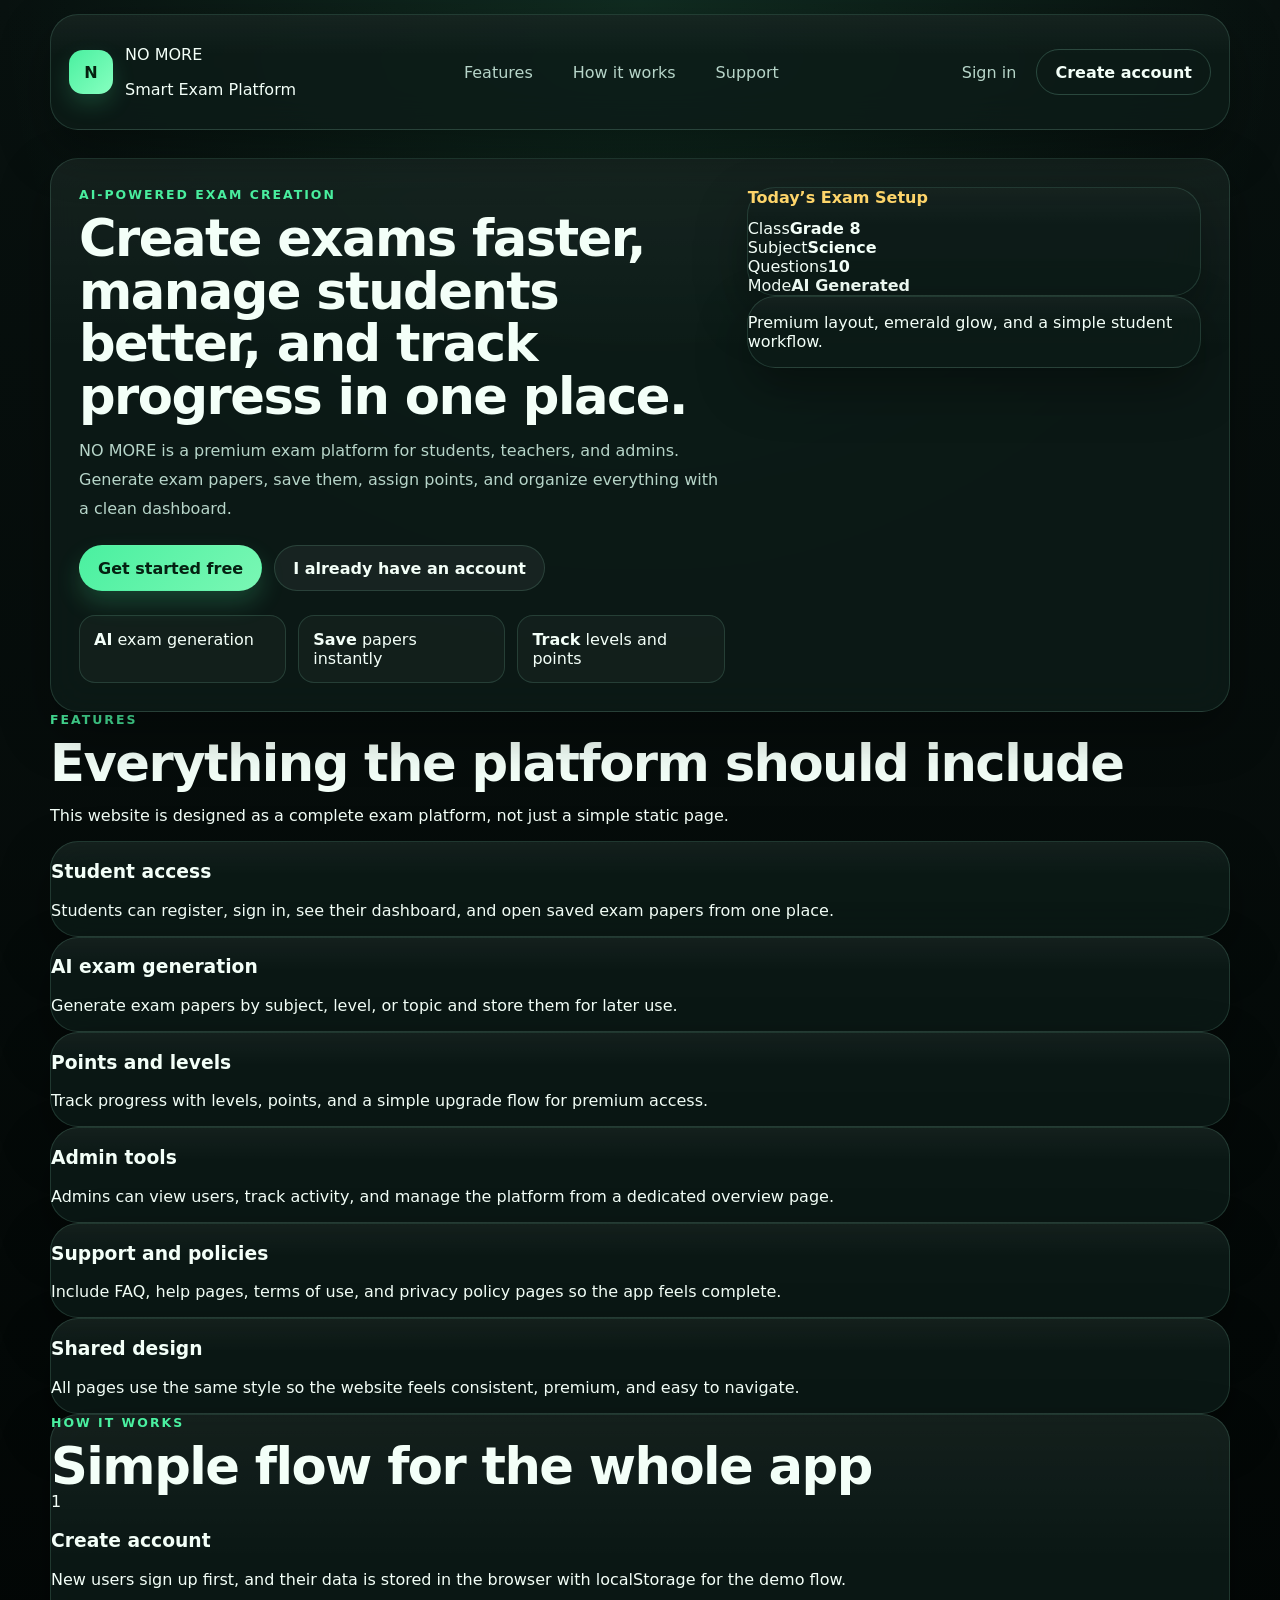
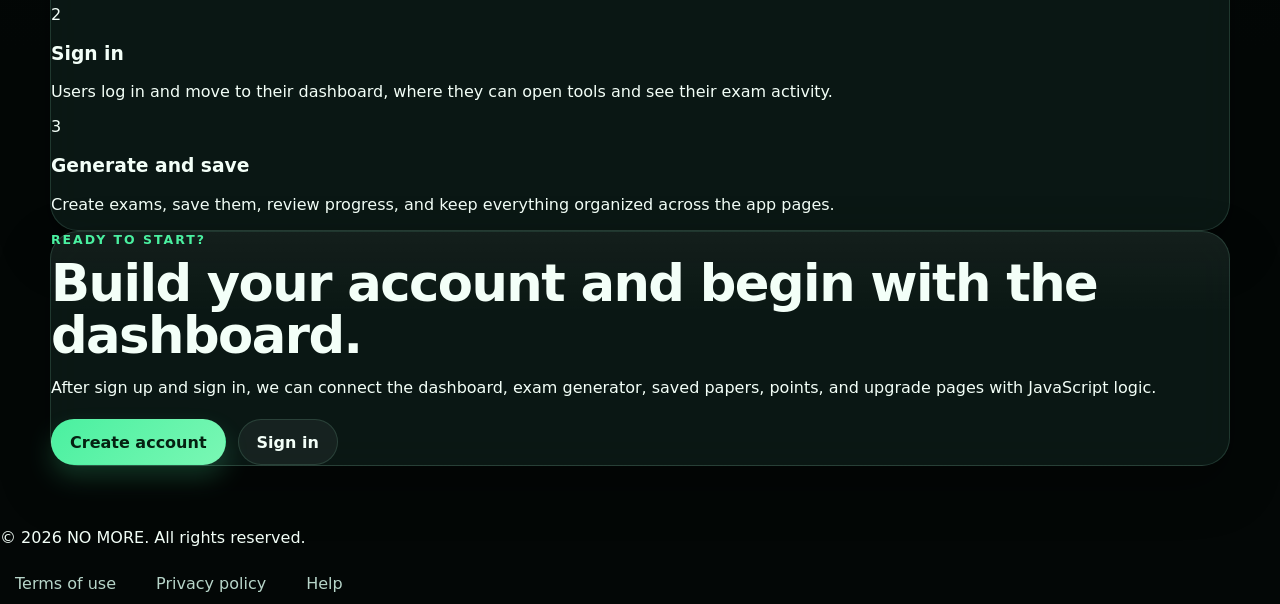
<file: index.html>
<!DOCTYPE html>
<html lang="en">
<head>
  <meta charset="UTF-8">
  <meta name="viewport" content="width=device-width, initial-scale=1.0">
  <title>NO MORE | Smart Exam Platform</title>
  <meta name="description" content="Create, manage, and track exams with the NO MORE smart exam platform. Sign up, sign in, generate AI exams, and manage student progress.">
  <link rel="stylesheet" href="style.css">
</head>
<body>
  <div class="page-bg"></div>

  <header class="site-header">
    <div class="brand">
      <div class="brand-mark">N</div>
      <div>
        <p class="brand-name">NO MORE</p>
        <p class="brand-tag">Smart Exam Platform</p>
      </div>
    </div>

    <nav class="top-nav" aria-label="Primary">
      <a href="#features">Features</a>
      <a href="#how-it-works">How it works</a>
      <a href="support.html">Support</a>
    </nav>

    <div class="header-actions">
      <a class="nav-link" href="signin.html">Sign in</a>
      <a class="btn btn-outline" href="signup.html">Create account</a>
    </div>
  </header>

  <main class="container landing">
    <section class="hero panel">
      <div class="hero-copy">
        <p class="eyebrow">AI-powered exam creation</p>
        <h1>Create exams faster, manage students better, and track progress in one place.</h1>
        <p class="lead">
          NO MORE is a premium exam platform for students, teachers, and admins.
          Generate exam papers, save them, assign points, and organize everything with a clean dashboard.
        </p>

        <div class="hero-actions">
          <a class="btn btn-primary" href="signup.html">Get started free</a>
          <a class="btn btn-secondary" href="signin.html">I already have an account</a>
        </div>

        <div class="hero-stats">
          <div>
            <strong>AI</strong>
            <span>exam generation</span>
          </div>
          <div>
            <strong>Save</strong>
            <span>papers instantly</span>
          </div>
          <div>
            <strong>Track</strong>
            <span>levels and points</span>
          </div>
        </div>
      </div>

      <div class="hero-card">
        <div class="mini-preview">
          <p class="mini-title">Today’s Exam Setup</p>
          <div class="mini-row"><span>Class</span><strong>Grade 8</strong></div>
          <div class="mini-row"><span>Subject</span><strong>Science</strong></div>
          <div class="mini-row"><span>Questions</span><strong>10</strong></div>
          <div class="mini-row"><span>Mode</span><strong>AI Generated</strong></div>
        </div>

        <div class="mini-panel">
          <p>Premium layout, emerald glow, and a simple student workflow.</p>
        </div>
      </div>
    </section>

    <section id="features" class="section-heading">
      <p class="eyebrow">Features</p>
      <h2>Everything the platform should include</h2>
      <p>
        This website is designed as a complete exam platform, not just a simple static page.
      </p>
    </section>

    <section class="grid cards-3">
      <article class="panel feature-card">
        <h3>Student access</h3>
        <p>Students can register, sign in, see their dashboard, and open saved exam papers from one place.</p>
      </article>

      <article class="panel feature-card">
        <h3>AI exam generation</h3>
        <p>Generate exam papers by subject, level, or topic and store them for later use.</p>
      </article>

      <article class="panel feature-card">
        <h3>Points and levels</h3>
        <p>Track progress with levels, points, and a simple upgrade flow for premium access.</p>
      </article>

      <article class="panel feature-card">
        <h3>Admin tools</h3>
        <p>Admins can view users, track activity, and manage the platform from a dedicated overview page.</p>
      </article>

      <article class="panel feature-card">
        <h3>Support and policies</h3>
        <p>Include FAQ, help pages, terms of use, and privacy policy pages so the app feels complete.</p>
      </article>

      <article class="panel feature-card">
        <h3>Shared design</h3>
        <p>All pages use the same style so the website feels consistent, premium, and easy to navigate.</p>
      </article>
    </section>

    <section id="how-it-works" class="panel process">
      <div class="section-heading compact">
        <p class="eyebrow">How it works</p>
        <h2>Simple flow for the whole app</h2>
      </div>

      <div class="steps">
        <div class="step">
          <span>1</span>
          <div>
            <h3>Create account</h3>
            <p>New users sign up first, and their data is stored in the browser with localStorage for the demo flow.</p>
          </div>
        </div>
        <div class="step">
          <span>2</span>
          <div>
            <h3>Sign in</h3>
            <p>Users log in and move to their dashboard, where they can open tools and see their exam activity.</p>
          </div>
        </div>
        <div class="step">
          <span>3</span>
          <div>
            <h3>Generate and save</h3>
            <p>Create exams, save them, review progress, and keep everything organized across the app pages.</p>
          </div>
        </div>
      </div>
    </section>

    <section class="panel cta-banner">
      <div>
        <p class="eyebrow">Ready to start?</p>
        <h2>Build your account and begin with the dashboard.</h2>
        <p>
          After sign up and sign in, we can connect the dashboard, exam generator, saved papers, points, and upgrade pages with JavaScript logic.
        </p>
      </div>
      <div class="cta-actions">
        <a class="btn btn-primary" href="signup.html">Create account</a>
        <a class="btn btn-secondary" href="signin.html">Sign in</a>
      </div>
    </section>
  </main>

  <footer class="site-footer">
    <p>© 2026 NO MORE. All rights reserved.</p>
    <div class="footer-links">
      <a href="terms.html">Terms of use</a>
      <a href="privacy.html">Privacy policy</a>
      <a href="support.html">Help</a>
    </div>
  </footer>
</body>
</html>
</file>
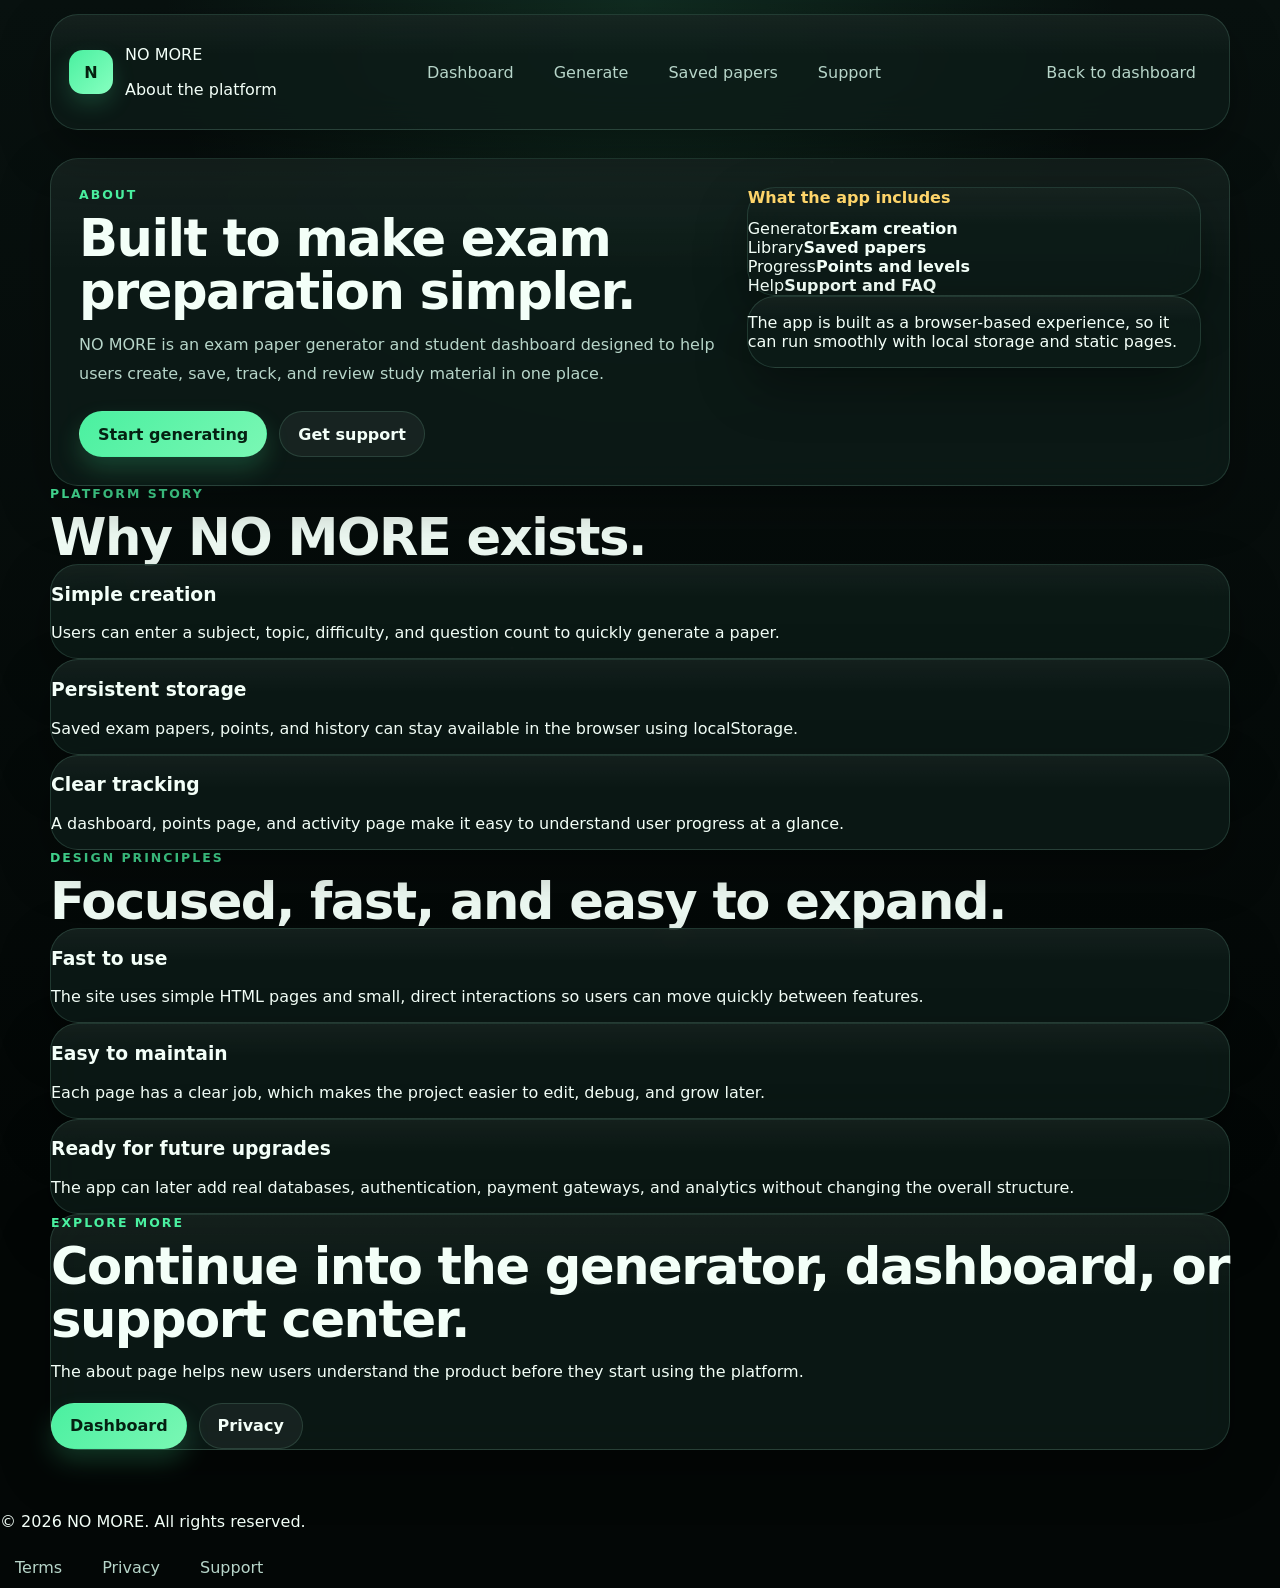
<file: about.html>
<!DOCTYPE html>
<html lang="en">
<head>
  <meta charset="UTF-8">
  <meta name="viewport" content="width=device-width, initial-scale=1.0">
  <title>About | NO MORE</title>
  <meta name="description" content="Learn more about the NO MORE exam platform and how it works.">
  <link rel="stylesheet" href="style.css">
</head>
<body>
  <div class="page-bg"></div>

  <header class="site-header">
    <div class="brand">
      <div class="brand-mark">N</div>
      <div>
        <p class="brand-name">NO MORE</p>
        <p class="brand-tag">About the platform</p>
      </div>
    </div>

    <nav class="top-nav" aria-label="Primary">
      <a href="dashboard.html">Dashboard</a>
      <a href="generate.html">Generate</a>
      <a href="saved.html">Saved papers</a>
      <a href="support.html">Support</a>
    </nav>

    <div class="header-actions">
      <a class="nav-link" href="dashboard.html">Back to dashboard</a>
    </div>
  </header>

  <main class="container landing">
    <section class="hero panel">
      <div class="hero-copy">
        <p class="eyebrow">About</p>
        <h1>Built to make exam preparation simpler.</h1>
        <p class="lead">
          NO MORE is an exam paper generator and student dashboard designed to help users create, save, track, and review study material in one place.
        </p>

        <div class="hero-actions">
          <a class="btn btn-primary" href="generate.html">Start generating</a>
          <a class="btn btn-secondary" href="support.html">Get support</a>
        </div>
      </div>

      <div class="hero-card">
        <div class="mini-preview">
          <p class="mini-title">What the app includes</p>
          <div class="mini-row"><span>Generator</span><strong>Exam creation</strong></div>
          <div class="mini-row"><span>Library</span><strong>Saved papers</strong></div>
          <div class="mini-row"><span>Progress</span><strong>Points and levels</strong></div>
          <div class="mini-row"><span>Help</span><strong>Support and FAQ</strong></div>
        </div>

        <div class="mini-panel">
          <p>The app is built as a browser-based experience, so it can run smoothly with local storage and static pages.</p>
        </div>
      </div>
    </section>

    <section class="section-heading">
      <p class="eyebrow">Platform story</p>
      <h2>Why NO MORE exists.</h2>
    </section>

    <section class="grid cards-3">
      <article class="panel feature-card">
        <h3>Simple creation</h3>
        <p>
          Users can enter a subject, topic, difficulty, and question count to quickly generate a paper.
        </p>
      </article>

      <article class="panel feature-card">
        <h3>Persistent storage</h3>
        <p>
          Saved exam papers, points, and history can stay available in the browser using localStorage.
        </p>
      </article>

      <article class="panel feature-card">
        <h3>Clear tracking</h3>
        <p>
          A dashboard, points page, and activity page make it easy to understand user progress at a glance.
        </p>
      </article>
    </section>

    <section class="section-heading">
      <p class="eyebrow">Design principles</p>
      <h2>Focused, fast, and easy to expand.</h2>
    </section>

    <section class="grid" style="gap: 14px;">
      <article class="panel feature-card">
        <h3>Fast to use</h3>
        <p>
          The site uses simple HTML pages and small, direct interactions so users can move quickly between features.
        </p>
      </article>

      <article class="panel feature-card">
        <h3>Easy to maintain</h3>
        <p>
          Each page has a clear job, which makes the project easier to edit, debug, and grow later.
        </p>
      </article>

      <article class="panel feature-card">
        <h3>Ready for future upgrades</h3>
        <p>
          The app can later add real databases, authentication, payment gateways, and analytics without changing the overall structure.
        </p>
      </article>
    </section>

    <section class="panel cta-banner">
      <div>
        <p class="eyebrow">Explore more</p>
        <h2>Continue into the generator, dashboard, or support center.</h2>
        <p>
          The about page helps new users understand the product before they start using the platform.
        </p>
      </div>
      <div class="cta-actions">
        <a class="btn btn-primary" href="dashboard.html">Dashboard</a>
        <a class="btn btn-secondary" href="privacy.html">Privacy</a>
      </div>
    </section>
  </main>

  <footer class="site-footer">
    <p>© 2026 NO MORE. All rights reserved.</p>
    <div class="footer-links">
      <a href="terms.html">Terms</a>
      <a href="privacy.html">Privacy</a>
      <a href="support.html">Support</a>
    </div>
  </footer>
</body>
</html>
</file>
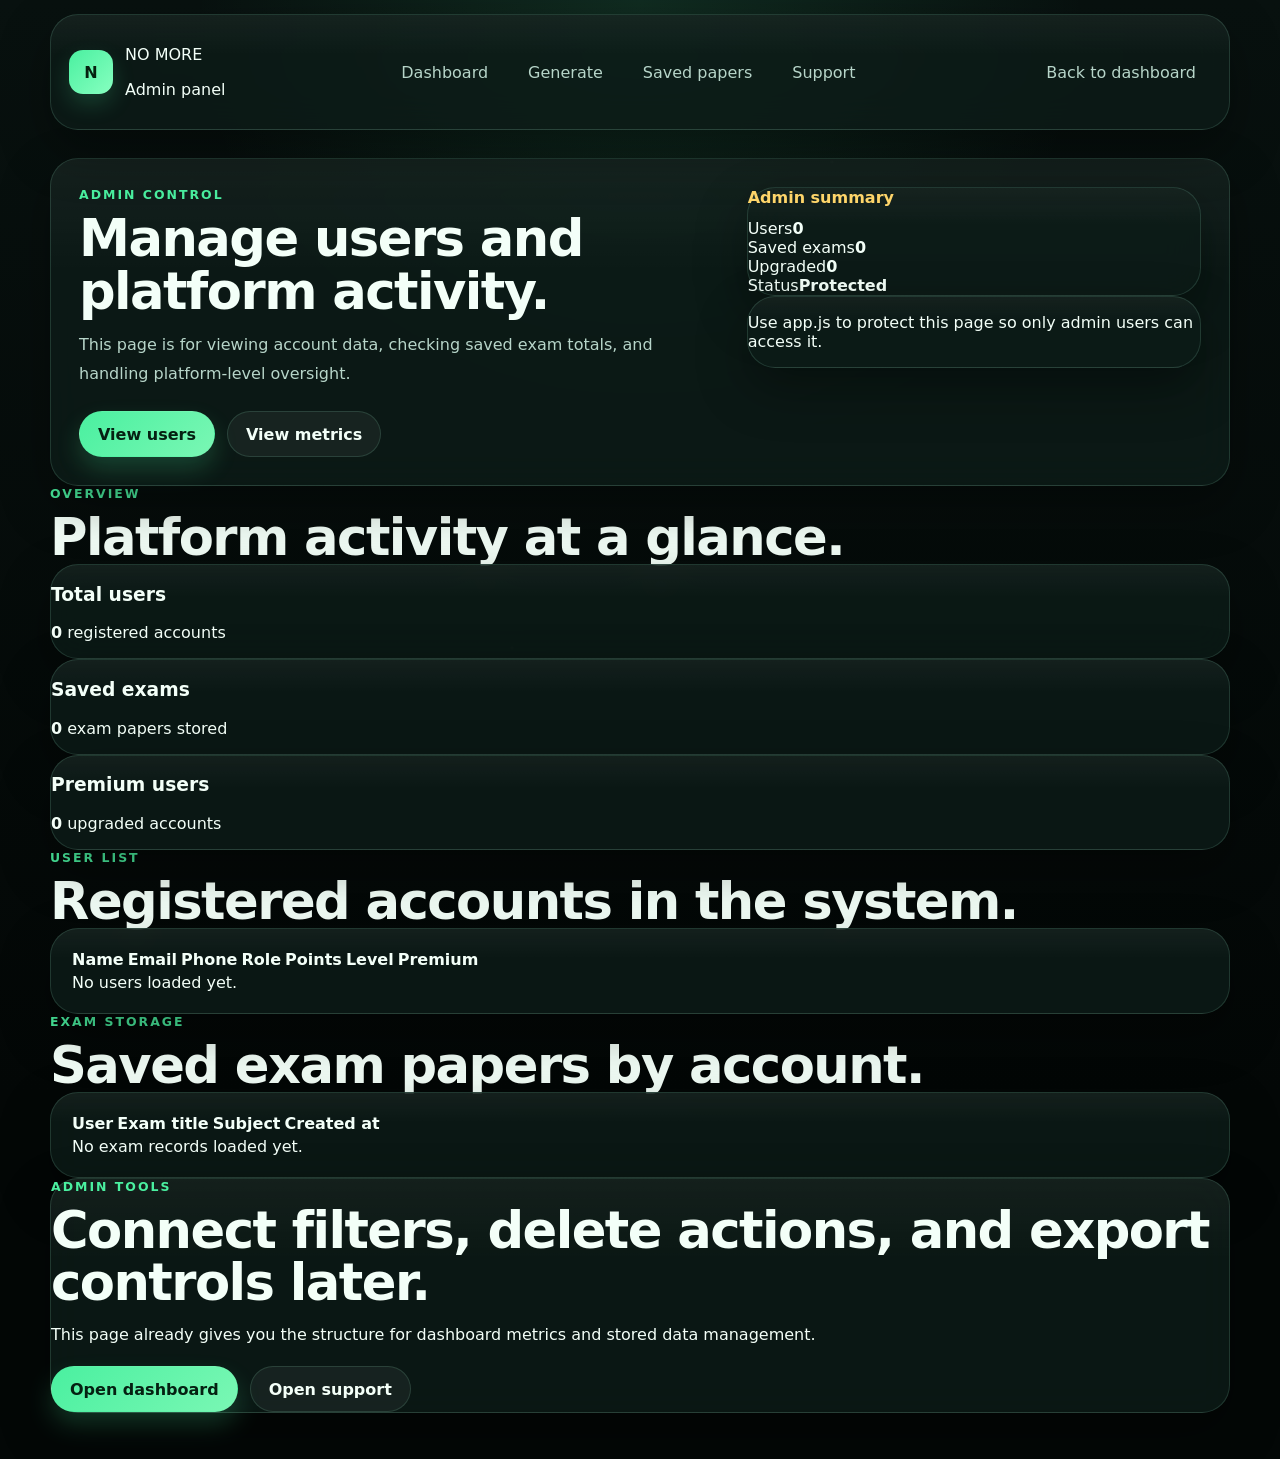
<file: admin.html>
<!DOCTYPE html>
<html lang="en">
<head>
  <meta charset="UTF-8">
  <meta name="viewport" content="width=device-width, initial-scale=1.0">
  <title>Admin Panel | NO MORE</title>
  <meta name="description" content="Admin dashboard for managing users, exams, and platform activity in NO MORE.">
  <link rel="stylesheet" href="style.css">
</head>
<body>
  <div class="page-bg"></div>

  <header class="site-header">
    <div class="brand">
      <div class="brand-mark">N</div>
      <div>
        <p class="brand-name">NO MORE</p>
        <p class="brand-tag">Admin panel</p>
      </div>
    </div>

    <nav class="top-nav" aria-label="Primary">
      <a href="dashboard.html">Dashboard</a>
      <a href="generate.html">Generate</a>
      <a href="saved.html">Saved papers</a>
      <a href="support.html">Support</a>
    </nav>

    <div class="header-actions">
      <a class="nav-link" href="dashboard.html">Back to dashboard</a>
    </div>
  </header>

  <main class="container landing">
    <section class="hero panel">
      <div class="hero-copy">
        <p class="eyebrow">Admin control</p>
        <h1>Manage users and platform activity.</h1>
        <p class="lead">
          This page is for viewing account data, checking saved exam totals, and handling platform-level oversight.
        </p>

        <div class="hero-actions">
          <a class="btn btn-primary" href="#usersTable">View users</a>
          <a class="btn btn-secondary" href="#metrics">View metrics</a>
        </div>
      </div>

      <div class="hero-card">
        <div class="mini-preview">
          <p class="mini-title">Admin summary</p>
          <div class="mini-row"><span>Users</span><strong data-admin-users>0</strong></div>
          <div class="mini-row"><span>Saved exams</span><strong data-admin-exams>0</strong></div>
          <div class="mini-row"><span>Upgraded</span><strong data-admin-premium>0</strong></div>
          <div class="mini-row"><span>Status</span><strong>Protected</strong></div>
        </div>

        <div class="mini-panel">
          <p>Use app.js to protect this page so only admin users can access it.</p>
        </div>
      </div>
    </section>

    <section id="metrics" class="section-heading">
      <p class="eyebrow">Overview</p>
      <h2>Platform activity at a glance.</h2>
    </section>

    <section class="grid cards-3">
      <article class="panel feature-card">
        <h3>Total users</h3>
        <p><strong data-admin-users>0</strong> registered accounts</p>
      </article>

      <article class="panel feature-card">
        <h3>Saved exams</h3>
        <p><strong data-admin-exams>0</strong> exam papers stored</p>
      </article>

      <article class="panel feature-card">
        <h3>Premium users</h3>
        <p><strong data-admin-premium>0</strong> upgraded accounts</p>
      </article>
    </section>

    <section class="section-heading">
      <p class="eyebrow">User list</p>
      <h2>Registered accounts in the system.</h2>
    </section>

    <section class="panel" style="padding: 18px;">
      <div style="overflow-x:auto;">
        <table id="usersTable" class="admin-table">
          <thead>
            <tr>
              <th>Name</th>
              <th>Email</th>
              <th>Phone</th>
              <th>Role</th>
              <th>Points</th>
              <th>Level</th>
              <th>Premium</th>
            </tr>
          </thead>
          <tbody>
            <tr>
              <td colspan="7">No users loaded yet.</td>
            </tr>
          </tbody>
        </table>
      </div>
    </section>

    <section class="section-heading">
      <p class="eyebrow">Exam storage</p>
      <h2>Saved exam papers by account.</h2>
    </section>

    <section class="panel" style="padding: 18px;">
      <div style="overflow-x:auto;">
        <table id="examsTable" class="admin-table">
          <thead>
            <tr>
              <th>User</th>
              <th>Exam title</th>
              <th>Subject</th>
              <th>Created at</th>
            </tr>
          </thead>
          <tbody>
            <tr>
              <td colspan="4">No exam records loaded yet.</td>
            </tr>
          </tbody>
        </table>
      </div>
    </section>

    <section class="panel cta-banner">
      <div>
        <p class="eyebrow">Admin tools</p>
        <h2>Connect filters, delete actions, and export controls later.</h2>
        <p>
          This page already gives you the structure for dashboard metrics and stored data management.
        </p>
      </div>
      <div class="cta-actions">
        <a class="btn btn-primary" href="dashboard.html">Open dashboard</a>
        <a class="btn btn-secondary" href="support.html">Open support</a>
      </div>
    </section>
  </main>
</body>
</html>
</file>
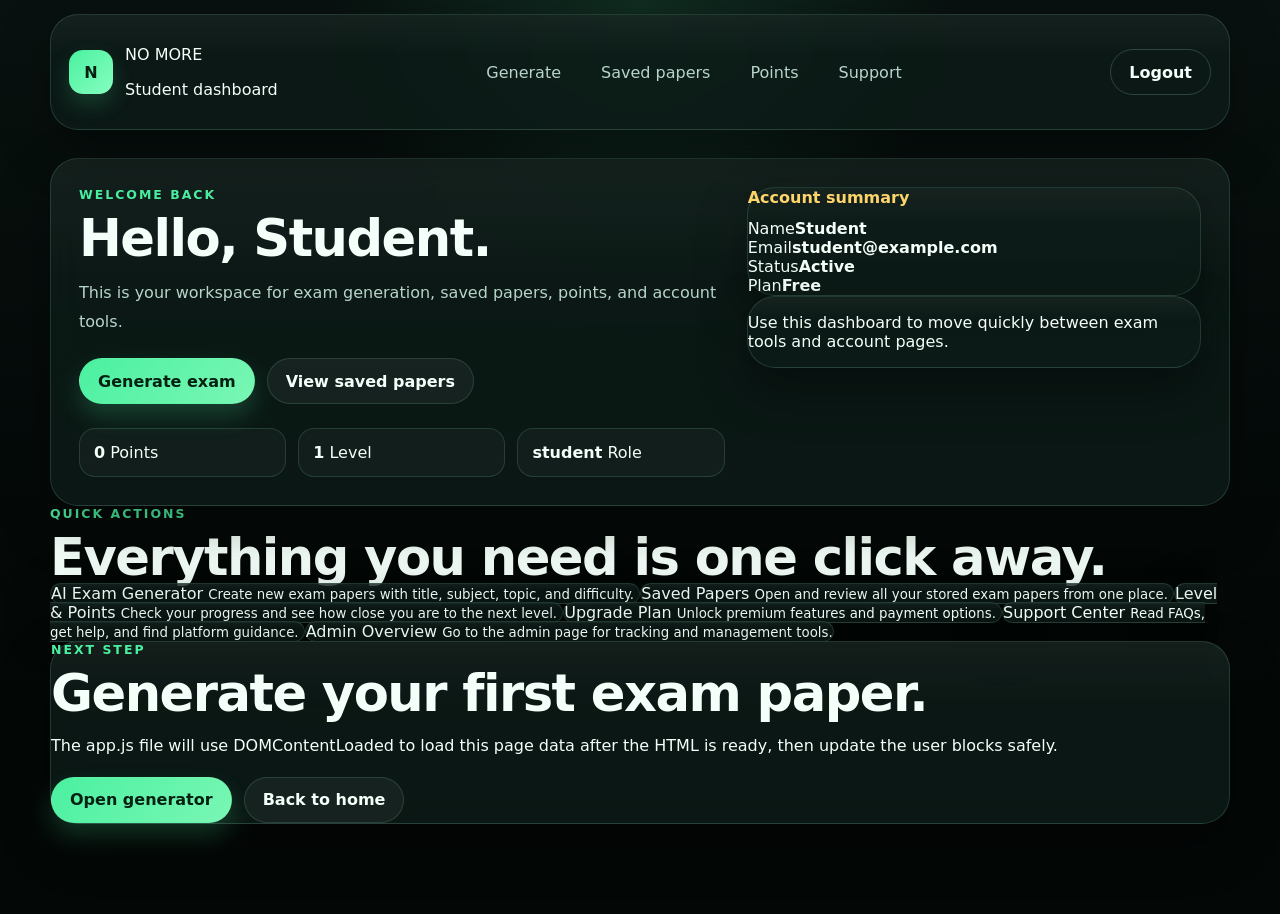
<file: dashboard.html>
<!DOCTYPE html>
<html lang="en">
<head>
  <meta charset="UTF-8">
  <meta name="viewport" content="width=device-width, initial-scale=1.0">
  <title>Dashboard | NO MORE</title>
  <meta name="description" content="Student dashboard for the NO MORE exam platform. View points, level, saved exams, and quick actions.">
  <link rel="stylesheet" href="style.css">
</head>
<body>
  <div class="page-bg"></div>

  <header class="site-header">
    <div class="brand">
      <div class="brand-mark">N</div>
      <div>
        <p class="brand-name">NO MORE</p>
        <p class="brand-tag">Student dashboard</p>
      </div>
    </div>

    <nav class="top-nav" aria-label="Primary">
      <a href="generate.html">Generate</a>
      <a href="saved.html">Saved papers</a>
      <a href="points.html">Points</a>
      <a href="support.html">Support</a>
    </nav>

    <div class="header-actions">
      <button id="logoutBtn" class="btn btn-outline" type="button">Logout</button>
    </div>
  </header>

  <main class="container landing">
    <section class="hero panel">
      <div class="hero-copy">
        <p class="eyebrow">Welcome back</p>
        <h1>Hello, <span data-user-name>Student</span>.</h1>
        <p class="lead">
          This is your workspace for exam generation, saved papers, points, and account tools.
        </p>

        <div class="hero-actions">
          <a class="btn btn-primary" href="generate.html">Generate exam</a>
          <a class="btn btn-secondary" href="saved.html">View saved papers</a>
        </div>

        <div class="hero-stats">
          <div>
            <strong><span data-user-points>0</span></strong>
            <span>Points</span>
          </div>
          <div>
            <strong><span data-user-level>1</span></strong>
            <span>Level</span>
          </div>
          <div>
            <strong data-user-role>student</strong>
            <span>Role</span>
          </div>
        </div>
      </div>

      <div class="hero-card">
        <div class="mini-preview">
          <p class="mini-title">Account summary</p>
          <div class="mini-row"><span>Name</span><strong data-user-name>Student</strong></div>
          <div class="mini-row"><span>Email</span><strong data-user-email>student@example.com</strong></div>
          <div class="mini-row"><span>Status</span><strong>Active</strong></div>
          <div class="mini-row"><span>Plan</span><strong>Free</strong></div>
        </div>

        <div class="mini-panel">
          <p>Use this dashboard to move quickly between exam tools and account pages.</p>
        </div>
      </div>
    </section>

    <section class="section-heading">
      <p class="eyebrow">Quick actions</p>
      <h2>Everything you need is one click away.</h2>
    </section>

    <section class="grid cards-3">
      <a class="panel feature-card exam-link" href="generate.html">
        <span>AI Exam Generator</span>
        <small>Create new exam papers with title, subject, topic, and difficulty.</small>
      </a>

      <a class="panel feature-card exam-link" href="saved.html">
        <span>Saved Papers</span>
        <small>Open and review all your stored exam papers from one place.</small>
      </a>

      <a class="panel feature-card exam-link" href="points.html">
        <span>Level & Points</span>
        <small>Check your progress and see how close you are to the next level.</small>
      </a>

      <a class="panel feature-card exam-link" href="upgrade.html">
        <span>Upgrade Plan</span>
        <small>Unlock premium features and payment options.</small>
      </a>

      <a class="panel feature-card exam-link" href="support.html">
        <span>Support Center</span>
        <small>Read FAQs, get help, and find platform guidance.</small>
      </a>

      <a class="panel feature-card exam-link" href="admin.html">
        <span>Admin Overview</span>
        <small>Go to the admin page for tracking and management tools.</small>
      </a>
    </section>

    <section class="panel cta-banner">
      <div>
        <p class="eyebrow">Next step</p>
        <h2>Generate your first exam paper.</h2>
        <p>
          The app.js file will use DOMContentLoaded to load this page data after the HTML is ready, then update the user blocks safely.
        </p>
      </div>
      <div class="cta-actions">
        <a class="btn btn-primary" href="generate.html">Open generator</a>
        <a class="btn btn-secondary" href="index.html">Back to home</a>
      </div>
    </section>
  </main>
</body>
</html>
</file>
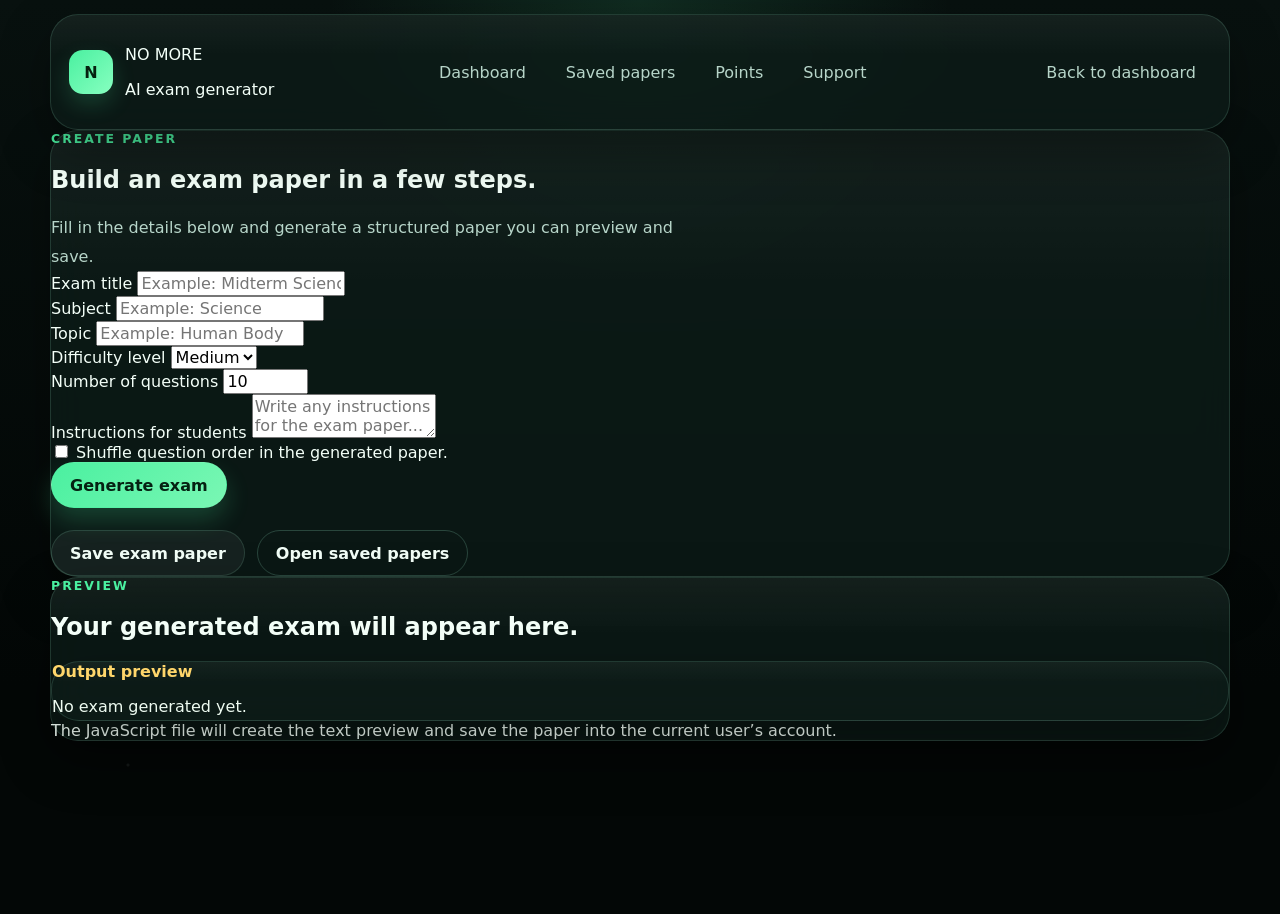
<file: generate.html>
<!DOCTYPE html>
<html lang="en">
<head>
  <meta charset="UTF-8">
  <meta name="viewport" content="width=device-width, initial-scale=1.0">
  <title>Generate Exam | NO MORE</title>
  <meta name="description" content="Generate an exam paper with title, subject, topic, difficulty, and question count.">
  <link rel="stylesheet" href="style.css">
</head>
<body>
  <div class="page-bg"></div>

  <header class="site-header">
    <div class="brand">
      <div class="brand-mark">N</div>
      <div>
        <p class="brand-name">NO MORE</p>
        <p class="brand-tag">AI exam generator</p>
      </div>
    </div>

    <nav class="top-nav" aria-label="Primary">
      <a href="dashboard.html">Dashboard</a>
      <a href="saved.html">Saved papers</a>
      <a href="points.html">Points</a>
      <a href="support.html">Support</a>
    </nav>

    <div class="header-actions">
      <a class="nav-link" href="dashboard.html">Back to dashboard</a>
    </div>
  </header>

  <main class="container auth-layout">
    <section class="auth-panel panel">
      <p class="eyebrow">Create paper</p>
      <h1>Build an exam paper in a few steps.</h1>
      <p class="lead">
        Fill in the details below and generate a structured paper you can preview and save.
      </p>

      <form id="examGeneratorForm" class="auth-form">
        <div class="form-row">
          <label for="examTitle">Exam title</label>
          <input id="examTitle" name="examTitle" type="text" placeholder="Example: Midterm Science Test" required>
        </div>

        <div class="form-row">
          <label for="subject">Subject</label>
          <input id="subject" name="subject" type="text" placeholder="Example: Science" required>
        </div>

        <div class="form-row">
          <label for="topic">Topic</label>
          <input id="topic" name="topic" type="text" placeholder="Example: Human Body" required>
        </div>

        <div class="form-row">
          <label for="difficulty">Difficulty level</label>
          <select id="difficulty" name="difficulty" required>
            <option value="Easy">Easy</option>
            <option value="Medium" selected>Medium</option>
            <option value="Hard">Hard</option>
          </select>
        </div>

        <div class="form-row">
          <label for="questionCount">Number of questions</label>
          <input id="questionCount" name="questionCount" type="number" min="1" max="100" value="10" required>
        </div>

        <div class="form-row">
          <label for="instructions">Instructions for students</label>
          <textarea id="instructions" name="instructions" placeholder="Write any instructions for the exam paper..."></textarea>
        </div>

        <div class="form-check">
          <input id="shuffleQuestions" type="checkbox">
          <label for="shuffleQuestions">Shuffle question order in the generated paper.</label>
        </div>

        <button type="submit" class="btn btn-primary btn-full">Generate exam</button>
      </form>

      <div class="hero-actions">
        <button type="button" id="saveGeneratedExam" class="btn btn-secondary">Save exam paper</button>
        <a class="btn btn-outline" href="saved.html">Open saved papers</a>
      </div>
    </section>

    <aside class="auth-side panel">
      <p class="eyebrow">Preview</p>
      <h2>Your generated exam will appear here.</h2>

      <div class="mini-preview" style="margin-top: 18px;">
        <p class="mini-title">Output preview</p>
        <pre id="generatedExamOutput" style="margin:0; white-space:pre-wrap; color:#eefbf1; line-height:1.7; font-family:inherit;">No exam generated yet.</pre>
      </div>

      <div class="mini-note">
        The JavaScript file will create the text preview and save the paper into the current user’s account.
      </div>
    </aside>
  </main>
</body>
</html>
</file>
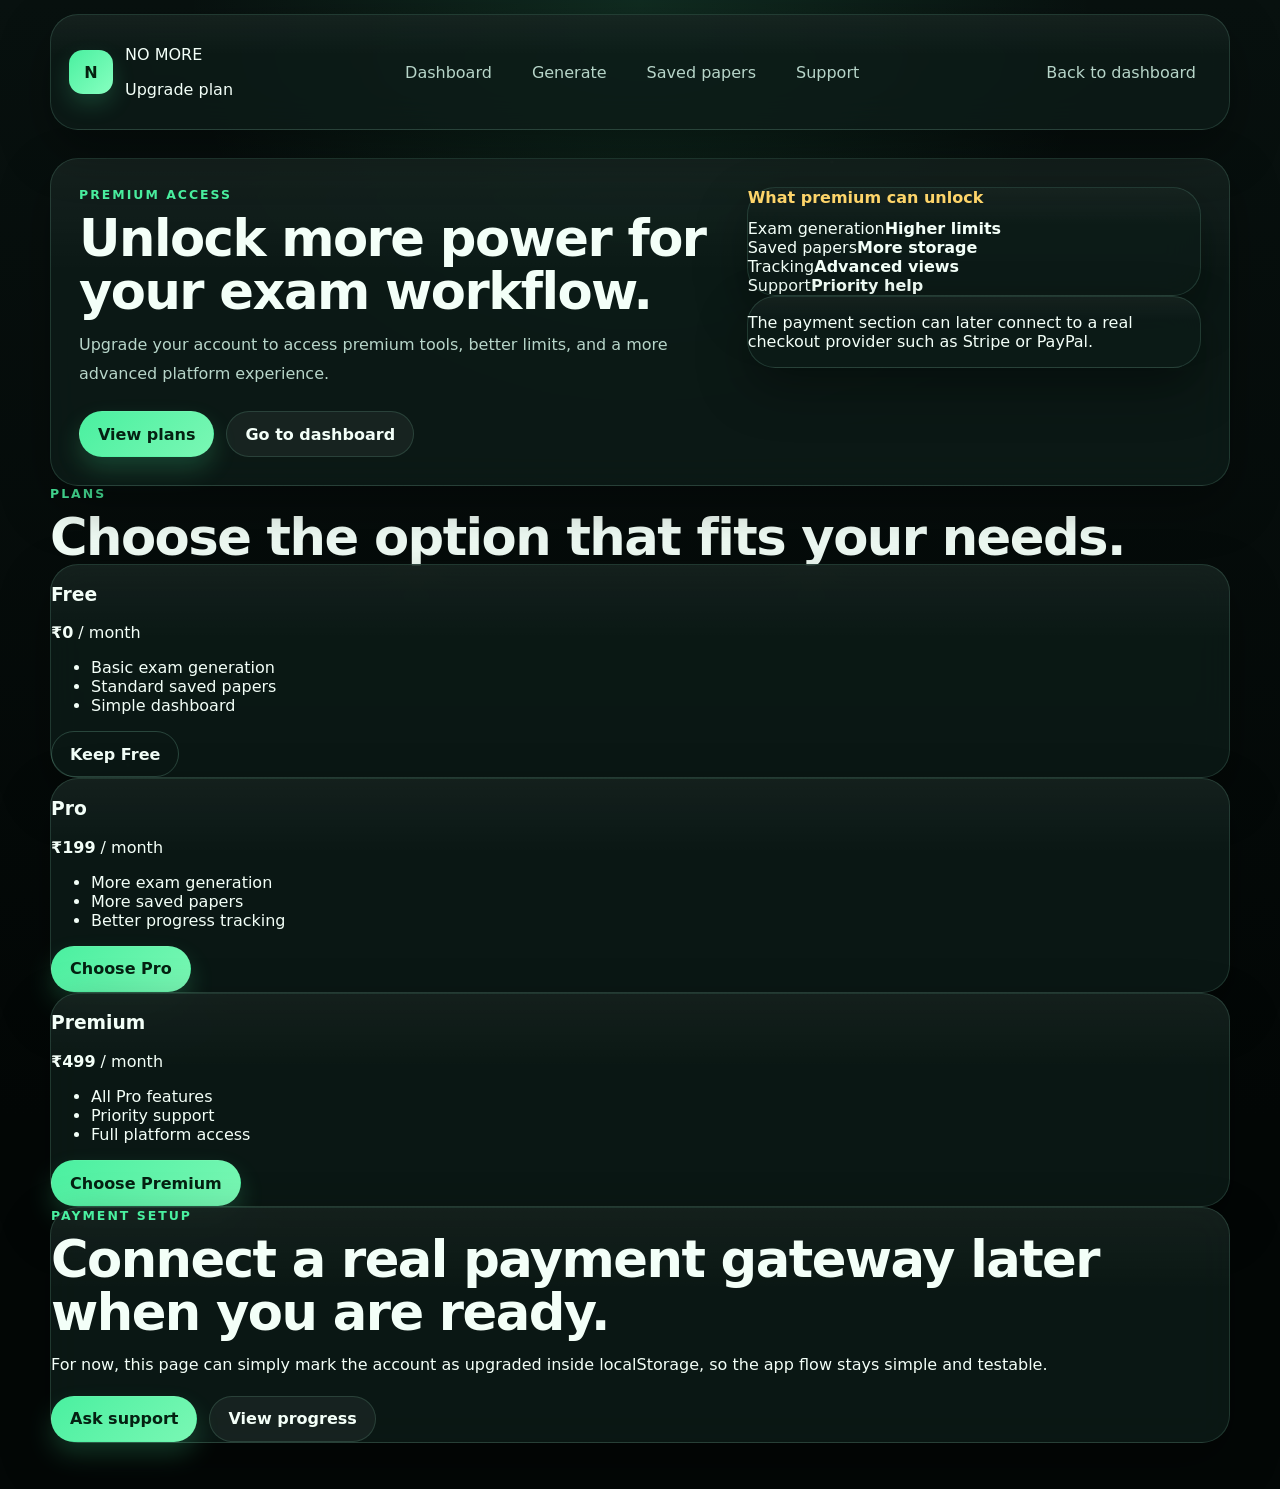
<file: points.html>
<!DOCTYPE html>
<html lang="en">
<head>
  <meta charset="UTF-8">
  <meta name="viewport" content="width=device-width, initial-scale=1.0">
  <title>Upgrade Plan | NO MORE</title>
  <meta name="description" content="Upgrade your NO MORE account to unlock premium exam platform features.">
  <link rel="stylesheet" href="style.css">
</head>
<body>
  <div class="page-bg"></div>

  <header class="site-header">
    <div class="brand">
      <div class="brand-mark">N</div>
      <div>
        <p class="brand-name">NO MORE</p>
        <p class="brand-tag">Upgrade plan</p>
      </div>
    </div>

    <nav class="top-nav" aria-label="Primary">
      <a href="dashboard.html">Dashboard</a>
      <a href="generate.html">Generate</a>
      <a href="saved.html">Saved papers</a>
      <a href="support.html">Support</a>
    </nav>

    <div class="header-actions">
      <a class="nav-link" href="dashboard.html">Back to dashboard</a>
    </div>
  </header>

  <main class="container landing">
    <section class="hero panel">
      <div class="hero-copy">
        <p class="eyebrow">Premium access</p>
        <h1>Unlock more power for your exam workflow.</h1>
        <p class="lead">
          Upgrade your account to access premium tools, better limits, and a more advanced platform experience.
        </p>

        <div class="hero-actions">
          <a class="btn btn-primary" href="#plans">View plans</a>
          <a class="btn btn-secondary" href="dashboard.html">Go to dashboard</a>
        </div>
      </div>

      <div class="hero-card">
        <div class="mini-preview">
          <p class="mini-title">What premium can unlock</p>
          <div class="mini-row"><span>Exam generation</span><strong>Higher limits</strong></div>
          <div class="mini-row"><span>Saved papers</span><strong>More storage</strong></div>
          <div class="mini-row"><span>Tracking</span><strong>Advanced views</strong></div>
          <div class="mini-row"><span>Support</span><strong>Priority help</strong></div>
        </div>

        <div class="mini-panel">
          <p>The payment section can later connect to a real checkout provider such as Stripe or PayPal.</p>
        </div>
      </div>
    </section>

    <section id="plans" class="section-heading">
      <p class="eyebrow">Plans</p>
      <h2>Choose the option that fits your needs.</h2>
    </section>

    <section class="grid cards-3">
      <article class="panel feature-card">
        <h3>Free</h3>
        <p><strong>₹0</strong> / month</p>
        <ul class="feature-list">
          <li>Basic exam generation</li>
          <li>Standard saved papers</li>
          <li>Simple dashboard</li>
        </ul>
        <button class="btn btn-outline btn-full" type="button" data-upgrade-plan="free">Keep Free</button>
      </article>

      <article class="panel feature-card">
        <h3>Pro</h3>
        <p><strong>₹199</strong> / month</p>
        <ul class="feature-list">
          <li>More exam generation</li>
          <li>More saved papers</li>
          <li>Better progress tracking</li>
        </ul>
        <button class="btn btn-primary btn-full" type="button" data-upgrade-plan="pro">Choose Pro</button>
      </article>

      <article class="panel feature-card">
        <h3>Premium</h3>
        <p><strong>₹499</strong> / month</p>
        <ul class="feature-list">
          <li>All Pro features</li>
          <li>Priority support</li>
          <li>Full platform access</li>
        </ul>
        <button class="btn btn-primary btn-full" type="button" data-upgrade-plan="premium">Choose Premium</button>
      </article>
    </section>

    <section class="panel cta-banner">
      <div>
        <p class="eyebrow">Payment setup</p>
        <h2>Connect a real payment gateway later when you are ready.</h2>
        <p>
          For now, this page can simply mark the account as upgraded inside localStorage, so the app flow stays simple and testable.
        </p>
      </div>
      <div class="cta-actions">
        <a class="btn btn-primary" href="support.html">Ask support</a>
        <a class="btn btn-secondary" href="points.html">View progress</a>
      </div>
    </section>
  </main>
</body>
</html>
</file>
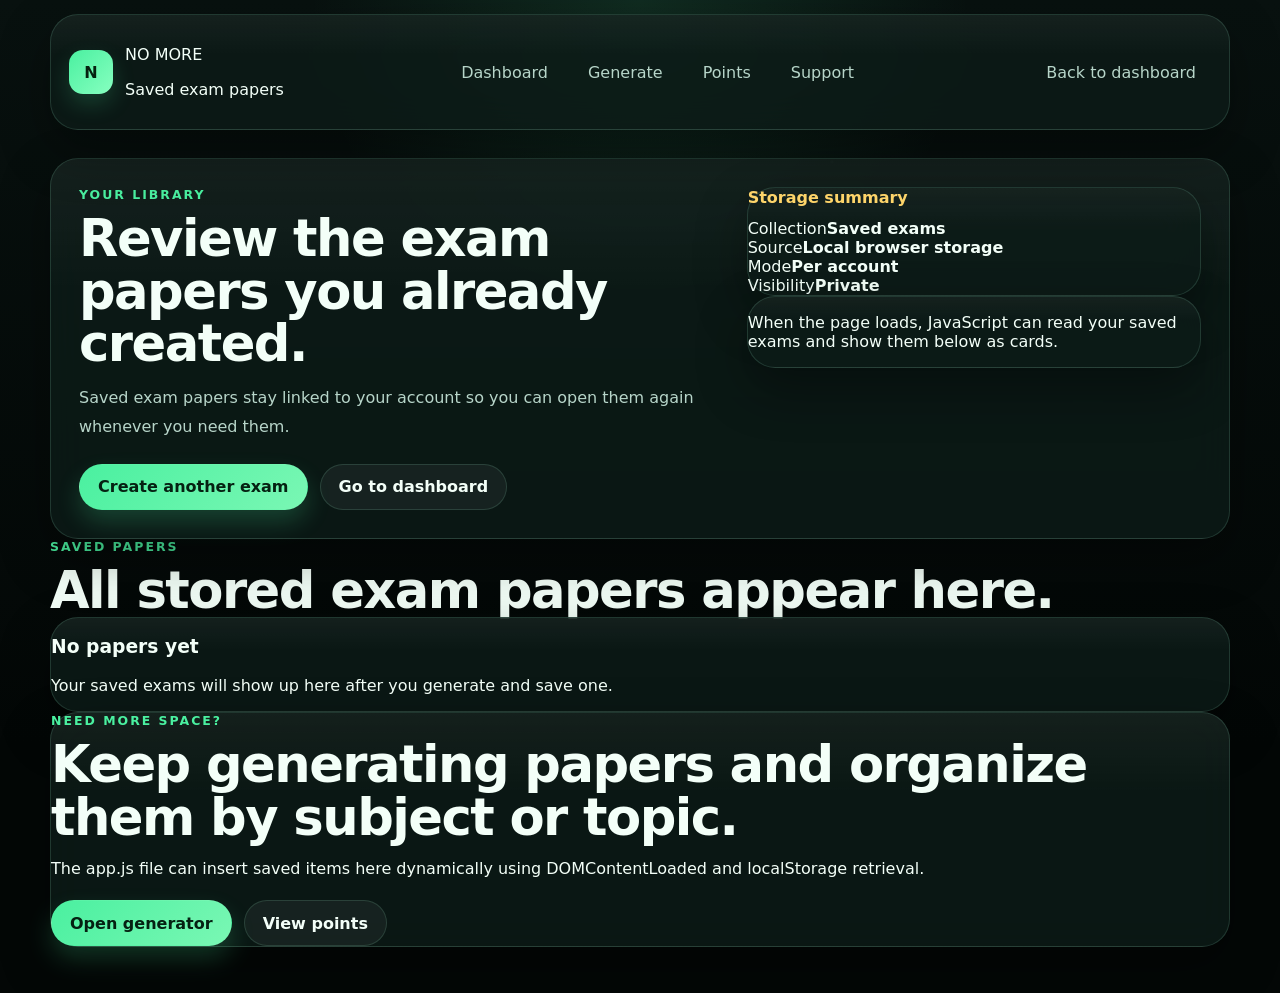
<file: saved.html>
<!DOCTYPE html>
<html lang="en">
<head>
  <meta charset="UTF-8">
  <meta name="viewport" content="width=device-width, initial-scale=1.0">
  <title>Saved Papers | NO MORE</title>
  <meta name="description" content="View your saved exam papers in the NO MORE platform.">
  <link rel="stylesheet" href="style.css">
</head>
<body>
  <div class="page-bg"></div>

  <header class="site-header">
    <div class="brand">
      <div class="brand-mark">N</div>
      <div>
        <p class="brand-name">NO MORE</p>
        <p class="brand-tag">Saved exam papers</p>
      </div>
    </div>

    <nav class="top-nav" aria-label="Primary">
      <a href="dashboard.html">Dashboard</a>
      <a href="generate.html">Generate</a>
      <a href="points.html">Points</a>
      <a href="support.html">Support</a>
    </nav>

    <div class="header-actions">
      <a class="nav-link" href="dashboard.html">Back to dashboard</a>
    </div>
  </header>

  <main class="container landing">
    <section class="hero panel">
      <div class="hero-copy">
        <p class="eyebrow">Your library</p>
        <h1>Review the exam papers you already created.</h1>
        <p class="lead">
          Saved exam papers stay linked to your account so you can open them again whenever you need them.
        </p>

        <div class="hero-actions">
          <a class="btn btn-primary" href="generate.html">Create another exam</a>
          <a class="btn btn-secondary" href="dashboard.html">Go to dashboard</a>
        </div>
      </div>

      <div class="hero-card">
        <div class="mini-preview">
          <p class="mini-title">Storage summary</p>
          <div class="mini-row"><span>Collection</span><strong>Saved exams</strong></div>
          <div class="mini-row"><span>Source</span><strong>Local browser storage</strong></div>
          <div class="mini-row"><span>Mode</span><strong>Per account</strong></div>
          <div class="mini-row"><span>Visibility</span><strong>Private</strong></div>
        </div>

        <div class="mini-panel">
          <p>When the page loads, JavaScript can read your saved exams and show them below as cards.</p>
        </div>
      </div>
    </section>

    <section class="section-heading">
      <p class="eyebrow">Saved papers</p>
      <h2>All stored exam papers appear here.</h2>
    </section>

    <section id="savedExamsList" class="grid cards-3">
      <article class="panel feature-card">
        <h3>No papers yet</h3>
        <p>Your saved exams will show up here after you generate and save one.</p>
      </article>
    </section>

    <section class="panel cta-banner">
      <div>
        <p class="eyebrow">Need more space?</p>
        <h2>Keep generating papers and organize them by subject or topic.</h2>
        <p>
          The app.js file can insert saved items here dynamically using DOMContentLoaded and localStorage retrieval.
        </p>
      </div>
      <div class="cta-actions">
        <a class="btn btn-primary" href="generate.html">Open generator</a>
        <a class="btn btn-secondary" href="points.html">View points</a>
      </div>
    </section>
  </main>
</body>
</html>
</file>
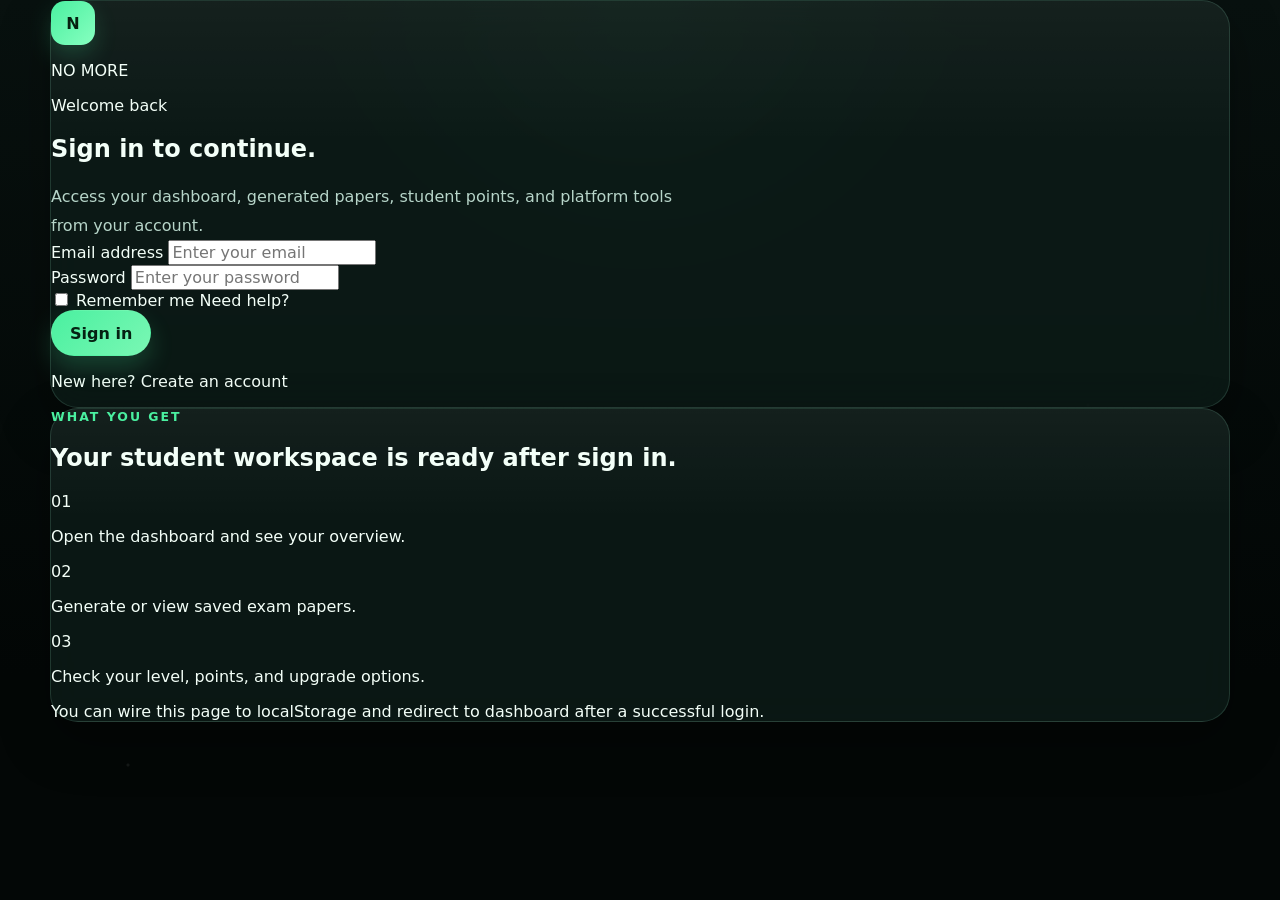
<file: signin.html>
<!DOCTYPE html>
<html lang="en">
<head>
  <meta charset="UTF-8">
  <meta name="viewport" content="width=device-width, initial-scale=1.0">
  <title>Sign In | NO MORE</title>
  <meta name="description" content="Sign in to your NO MORE account to access the student dashboard, exam generator, saved papers, and points.">
  <link rel="stylesheet" href="style.css">
</head>
<body>
  <div class="page-bg"></div>

  <main class="container auth-layout">
    <section class="auth-panel panel">
      <div class="auth-brand">
        <div class="brand-mark">N</div>
        <div>
          <p class="brand-name">NO MORE</p>
          <p class="brand-tag">Welcome back</p>
        </div>
      </div>

      <h1>Sign in to continue.</h1>
      <p class="lead">
        Access your dashboard, generated papers, student points, and platform tools from your account.
      </p>

      <form id="signinForm" class="auth-form">
        <div class="form-row">
          <label for="loginEmail">Email address</label>
          <input id="loginEmail" name="loginEmail" type="email" placeholder="Enter your email" required>
        </div>

        <div class="form-row">
          <label for="loginPassword">Password</label>
          <input id="loginPassword" name="loginPassword" type="password" placeholder="Enter your password" required>
        </div>

        <div class="form-row inline-row">
          <label class="check-wrap">
            <input type="checkbox" id="rememberMe">
            <span>Remember me</span>
          </label>
          <a href="support.html">Need help?</a>
        </div>

        <button type="submit" class="btn btn-primary btn-full">Sign in</button>
      </form>

      <p class="auth-footer">
        New here? <a href="signup.html">Create an account</a>
      </p>
    </section>

    <aside class="auth-side panel">
      <p class="eyebrow">What you get</p>
      <h2>Your student workspace is ready after sign in.</h2>

      <div class="side-list">
        <div class="side-item">
          <span>01</span>
          <p>Open the dashboard and see your overview.</p>
        </div>
        <div class="side-item">
          <span>02</span>
          <p>Generate or view saved exam papers.</p>
        </div>
        <div class="side-item">
          <span>03</span>
          <p>Check your level, points, and upgrade options.</p>
        </div>
      </div>

      <div class="mini-note">
        You can wire this page to localStorage and redirect to dashboard after a successful login.
      </div>
    </aside>
  </main>
</body>
</html>
</file>
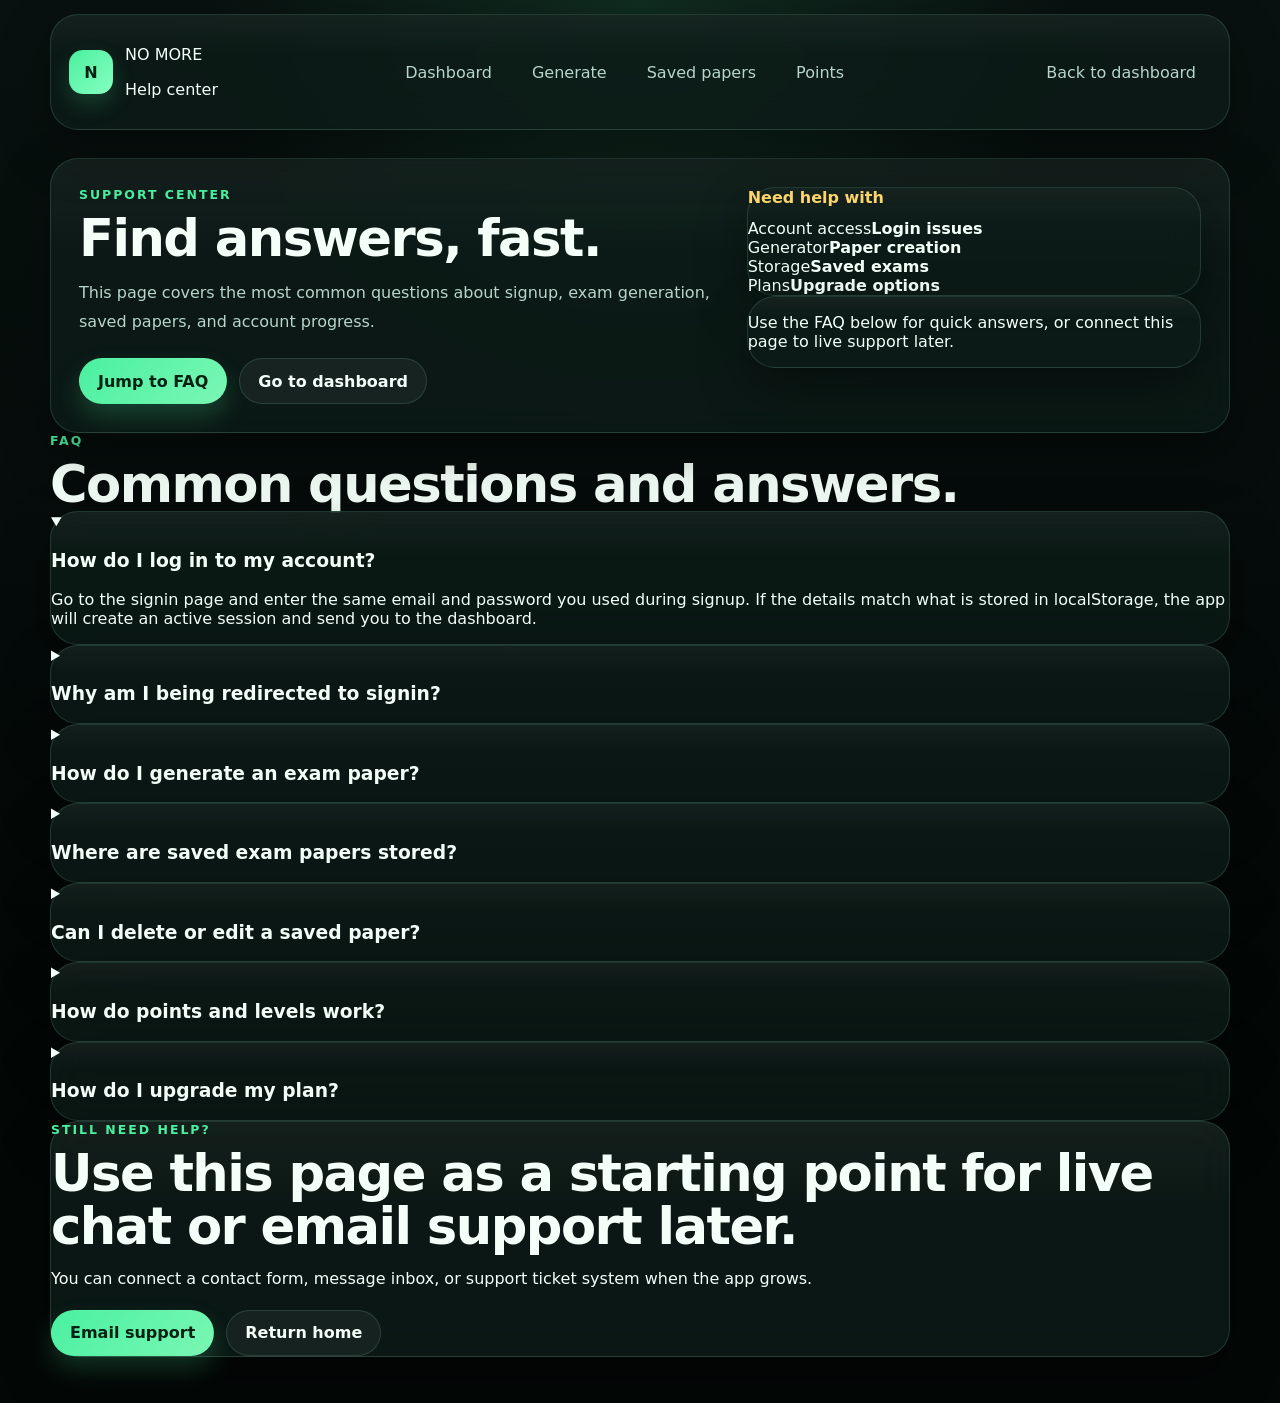
<file: support.html>
<!DOCTYPE html>
<html lang="en">
<head>
  <meta charset="UTF-8">
  <meta name="viewport" content="width=device-width, initial-scale=1.0">
  <title>Support | NO MORE</title>
  <meta name="description" content="Help center and FAQ page for the NO MORE exam platform.">
  <link rel="stylesheet" href="style.css">
</head>
<body>
  <div class="page-bg"></div>

  <header class="site-header">
    <div class="brand">
      <div class="brand-mark">N</div>
      <div>
        <p class="brand-name">NO MORE</p>
        <p class="brand-tag">Help center</p>
      </div>
    </div>

    <nav class="top-nav" aria-label="Primary">
      <a href="dashboard.html">Dashboard</a>
      <a href="generate.html">Generate</a>
      <a href="saved.html">Saved papers</a>
      <a href="points.html">Points</a>
    </nav>

    <div class="header-actions">
      <a class="nav-link" href="dashboard.html">Back to dashboard</a>
    </div>
  </header>

  <main class="container landing">
    <section class="hero panel">
      <div class="hero-copy">
        <p class="eyebrow">Support center</p>
        <h1>Find answers, fast.</h1>
        <p class="lead">
          This page covers the most common questions about signup, exam generation, saved papers, and account progress.
        </p>

        <div class="hero-actions">
          <a class="btn btn-primary" href="#faq">Jump to FAQ</a>
          <a class="btn btn-secondary" href="dashboard.html">Go to dashboard</a>
        </div>
      </div>

      <div class="hero-card">
        <div class="mini-preview">
          <p class="mini-title">Need help with</p>
          <div class="mini-row"><span>Account access</span><strong>Login issues</strong></div>
          <div class="mini-row"><span>Generator</span><strong>Paper creation</strong></div>
          <div class="mini-row"><span>Storage</span><strong>Saved exams</strong></div>
          <div class="mini-row"><span>Plans</span><strong>Upgrade options</strong></div>
        </div>

        <div class="mini-panel">
          <p>Use the FAQ below for quick answers, or connect this page to live support later.</p>
        </div>
      </div>
    </section>

    <section id="faq" class="section-heading">
      <p class="eyebrow">FAQ</p>
      <h2>Common questions and answers.</h2>
    </section>

    <section class="grid" style="gap: 14px;">
      <details class="panel feature-card" open>
        <summary><h3>How do I log in to my account?</h3></summary>
        <p>
          Go to the signin page and enter the same email and password you used during signup.
          If the details match what is stored in localStorage, the app will create an active session and send you to the dashboard.
        </p>
      </details>

      <details class="panel feature-card">
        <summary><h3>Why am I being redirected to signin?</h3></summary>
        <p>
          Protected pages check whether a current user exists before showing content.
          If no session is found, the app sends you back to the signin page so the page stays private.
        </p>
      </details>

      <details class="panel feature-card">
        <summary><h3>How do I generate an exam paper?</h3></summary>
        <p>
          Open the Generate page, fill in the title, subject, topic, difficulty, and number of questions, then click Generate.
          The app.js file can create a text preview and show it in the output panel.
        </p>
      </details>

      <details class="panel feature-card">
        <summary><h3>Where are saved exam papers stored?</h3></summary>
        <p>
          Saved papers are stored in the browser using localStorage and linked to the current user account.
          They remain available after refresh because localStorage persists across browser sessions.
        </p>
      </details>

      <details class="panel feature-card">
        <summary><h3>Can I delete or edit a saved paper?</h3></summary>
        <p>
          You can add those features later by updating the saved exams array in app.js.
          A delete button can remove an item from the array, save the updated data, and re-render the list.
        </p>
      </details>

      <details class="panel feature-card">
        <summary><h3>How do points and levels work?</h3></summary>
        <p>
          Your app can increase points when a user generates or saves an exam.
          The level can be calculated from points, such as one level for every 100 points, or any system you choose.
        </p>
      </details>

      <details class="panel feature-card">
        <summary><h3>How do I upgrade my plan?</h3></summary>
        <p>
          Open the Upgrade page and choose a plan card.
          For now, the page can mark the account as upgraded in localStorage, and later you can connect it to a real payment provider.
        </p>
      </details>
    </section>

    <section class="panel cta-banner">
      <div>
        <p class="eyebrow">Still need help?</p>
        <h2>Use this page as a starting point for live chat or email support later.</h2>
        <p>
          You can connect a contact form, message inbox, or support ticket system when the app grows.
        </p>
      </div>
      <div class="cta-actions">
        <a class="btn btn-primary" href="mailto:support@nomore.app">Email support</a>
        <a class="btn btn-secondary" href="dashboard.html">Return home</a>
      </div>
    </section>
  </main>
</body>
</html>
</file>
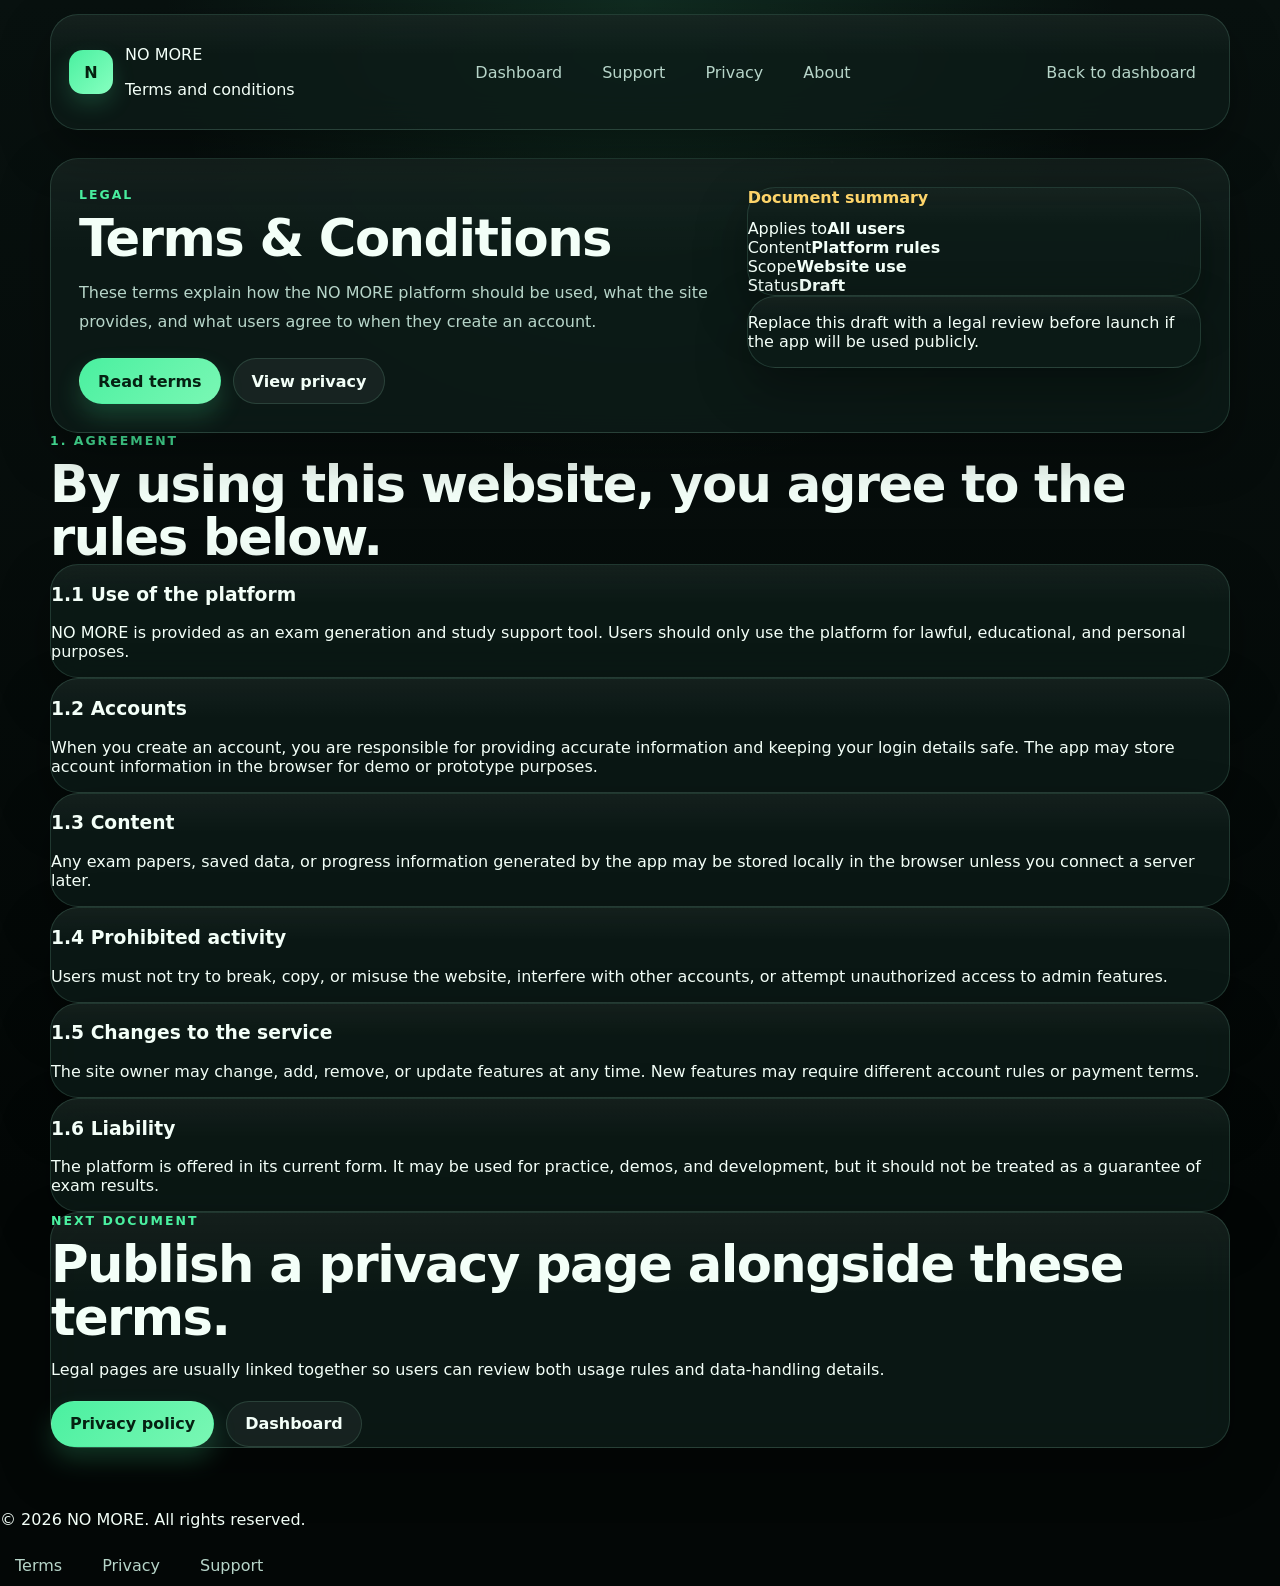
<file: terms.html>
<!DOCTYPE html>
<html lang="en">
<head>
  <meta charset="UTF-8">
  <meta name="viewport" content="width=device-width, initial-scale=1.0">
  <title>Terms & Conditions | NO MORE</title>
  <meta name="description" content="Terms and conditions for using the NO MORE exam platform.">
  <link rel="stylesheet" href="style.css">
</head>
<body>
  <div class="page-bg"></div>

  <header class="site-header">
    <div class="brand">
      <div class="brand-mark">N</div>
      <div>
        <p class="brand-name">NO MORE</p>
        <p class="brand-tag">Terms and conditions</p>
      </div>
    </div>

    <nav class="top-nav" aria-label="Primary">
      <a href="dashboard.html">Dashboard</a>
      <a href="support.html">Support</a>
      <a href="privacy.html">Privacy</a>
      <a href="about.html">About</a>
    </nav>

    <div class="header-actions">
      <a class="nav-link" href="dashboard.html">Back to dashboard</a>
    </div>
  </header>

  <main class="container landing">
    <section class="hero panel">
      <div class="hero-copy">
        <p class="eyebrow">Legal</p>
        <h1>Terms & Conditions</h1>
        <p class="lead">
          These terms explain how the NO MORE platform should be used, what the site provides, and what users agree to when they create an account.
        </p>

        <div class="hero-actions">
          <a class="btn btn-primary" href="#terms">Read terms</a>
          <a class="btn btn-secondary" href="privacy.html">View privacy</a>
        </div>
      </div>

      <div class="hero-card">
        <div class="mini-preview">
          <p class="mini-title">Document summary</p>
          <div class="mini-row"><span>Applies to</span><strong>All users</strong></div>
          <div class="mini-row"><span>Content</span><strong>Platform rules</strong></div>
          <div class="mini-row"><span>Scope</span><strong>Website use</strong></div>
          <div class="mini-row"><span>Status</span><strong>Draft</strong></div>
        </div>

        <div class="mini-panel">
          <p>Replace this draft with a legal review before launch if the app will be used publicly.</p>
        </div>
      </div>
    </section>

    <section id="terms" class="section-heading">
      <p class="eyebrow">1. Agreement</p>
      <h2>By using this website, you agree to the rules below.</h2>
    </section>

    <section class="grid" style="gap: 14px;">
      <article class="panel feature-card">
        <h3>1.1 Use of the platform</h3>
        <p>
          NO MORE is provided as an exam generation and study support tool. Users should only use the platform for lawful, educational, and personal purposes.
        </p>
      </article>

      <article class="panel feature-card">
        <h3>1.2 Accounts</h3>
        <p>
          When you create an account, you are responsible for providing accurate information and keeping your login details safe.
          The app may store account information in the browser for demo or prototype purposes.
        </p>
      </article>

      <article class="panel feature-card">
        <h3>1.3 Content</h3>
        <p>
          Any exam papers, saved data, or progress information generated by the app may be stored locally in the browser unless you connect a server later.
        </p>
      </article>

      <article class="panel feature-card">
        <h3>1.4 Prohibited activity</h3>
        <p>
          Users must not try to break, copy, or misuse the website, interfere with other accounts, or attempt unauthorized access to admin features.
        </p>
      </article>

      <article class="panel feature-card">
        <h3>1.5 Changes to the service</h3>
        <p>
          The site owner may change, add, remove, or update features at any time. New features may require different account rules or payment terms.
        </p>
      </article>

      <article class="panel feature-card">
        <h3>1.6 Liability</h3>
        <p>
          The platform is offered in its current form. It may be used for practice, demos, and development, but it should not be treated as a guarantee of exam results.
        </p>
      </article>
    </section>

    <section class="panel cta-banner">
      <div>
        <p class="eyebrow">Next document</p>
        <h2>Publish a privacy page alongside these terms.</h2>
        <p>
          Legal pages are usually linked together so users can review both usage rules and data-handling details.
        </p>
      </div>
      <div class="cta-actions">
        <a class="btn btn-primary" href="privacy.html">Privacy policy</a>
        <a class="btn btn-secondary" href="dashboard.html">Dashboard</a>
      </div>
    </section>
  </main>

  <footer class="site-footer">
    <p>© 2026 NO MORE. All rights reserved.</p>
    <div class="footer-links">
      <a href="terms.html">Terms</a>
      <a href="privacy.html">Privacy</a>
      <a href="support.html">Support</a>
    </div>
  </footer>
</body>
</html>
</file>
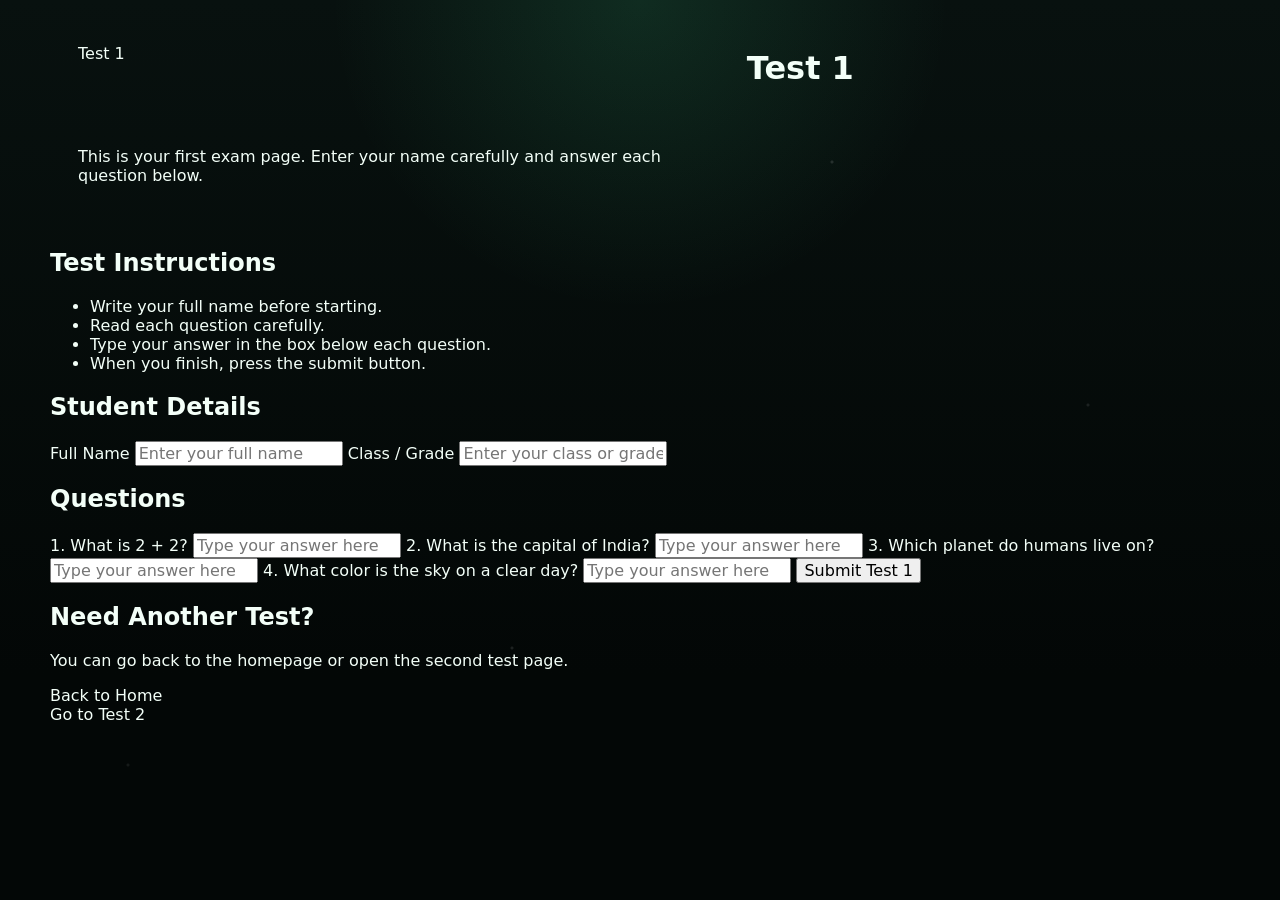
<file: test1.html>
<!DOCTYPE html>
<html lang="en">
<head>
  <meta charset="UTF-8">
  <meta name="viewport" content="width=device-width, initial-scale=1.0">
  <title>Test 1 - Premium Exam Portal</title>
  <link rel="stylesheet" href="style.css">
</head>
<body>
  <main class="container">
    <header class="hero">
      <p class="badge">Test 1</p>
      <h1>Test 1</h1>
      <p class="subtitle">
        This is your first exam page. Enter your name carefully and answer each question below.
      </p>
    </header>

    <section class="card">
      <h2>Test Instructions</h2>
      <ul class="feature-list">
        <li>Write your full name before starting.</li>
        <li>Read each question carefully.</li>
        <li>Type your answer in the box below each question.</li>
        <li>When you finish, press the submit button.</li>
      </ul>
    </section>

    <form class="card">
      <h2>Student Details</h2>

      <label for="studentname">Full Name</label>
      <input type="text" id="studentname" name="studentname" placeholder="Enter your full name" required>

      <label for="class">Class / Grade</label>
      <input type="text" id="class" name="class" placeholder="Enter your class or grade" required>

      <h2>Questions</h2>

      <label for="q1">1. What is 2 + 2?</label>
      <input type="text" id="q1" name="q1" placeholder="Type your answer here" required>

      <label for="q2">2. What is the capital of India?</label>
      <input type="text" id="q2" name="q2" placeholder="Type your answer here" required>

      <label for="q3">3. Which planet do humans live on?</label>
      <input type="text" id="q3" name="q3" placeholder="Type your answer here" required>

      <label for="q4">4. What color is the sky on a clear day?</label>
      <input type="text" id="q4" name="q4" placeholder="Type your answer here" required>

      <button type="submit">Submit Test 1</button>
    </form>

    <section class="card callout">
      <h2>Need Another Test?</h2>
      <p>You can go back to the homepage or open the second test page.</p>
      <a class="primary-link" href="index.html">Back to Home</a>
      <br>
      <a class="back-link" href="test2.html">Go to Test 2</a>
    </section>
  </main>
</body>
</html>
</file>
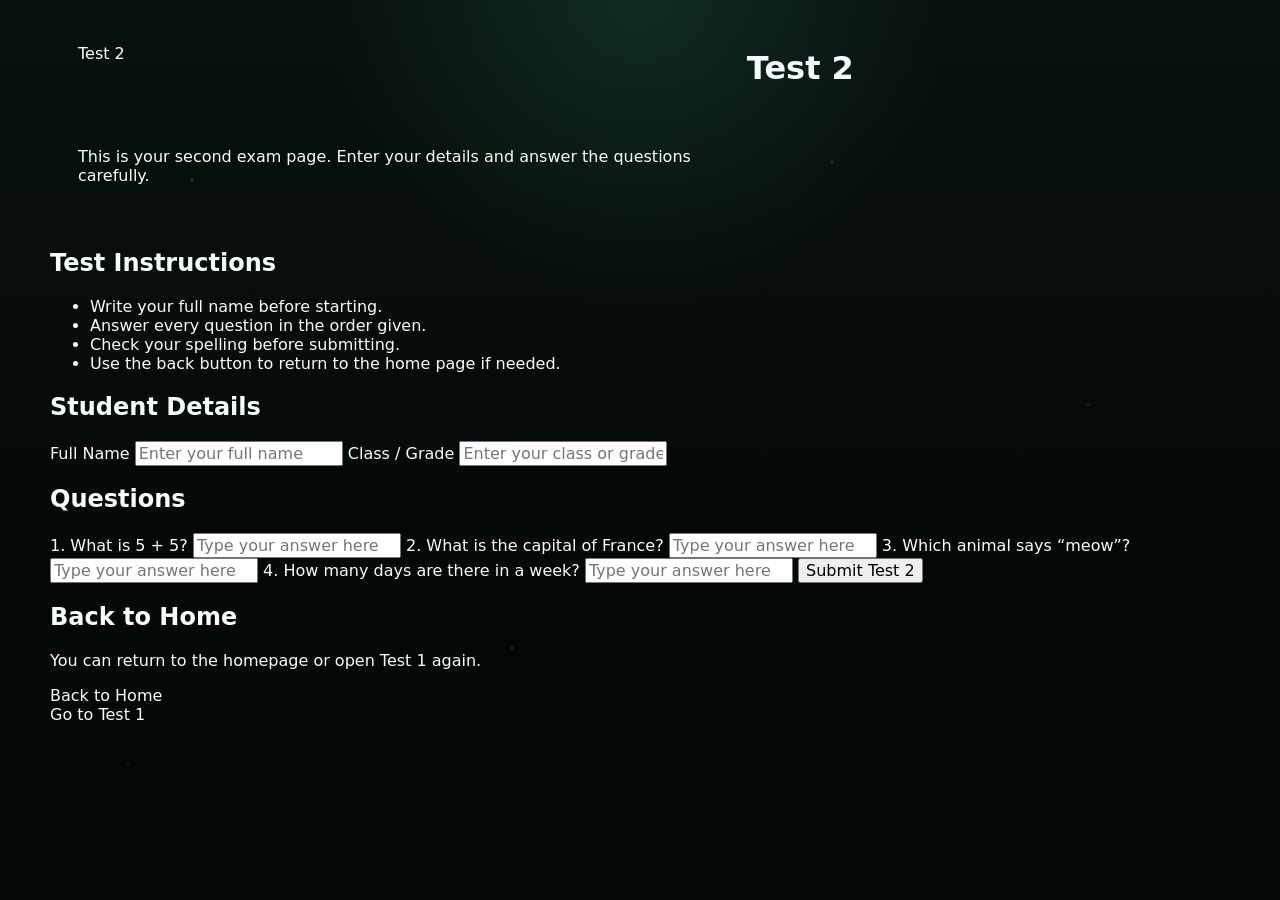
<file: test2.html>
<!DOCTYPE html>
<html lang="en">
<head>
  <meta charset="UTF-8">
  <meta name="viewport" content="width=device-width, initial-scale=1.0">
  <title>Test 2 - Premium Exam Portal</title>
  <link rel="stylesheet" href="style.css">
</head>
<body>
  <main class="container">
    <header class="hero">
      <p class="badge">Test 2</p>
      <h1>Test 2</h1>
      <p class="subtitle">
        This is your second exam page. Enter your details and answer the questions carefully.
      </p>
    </header>

    <section class="card">
      <h2>Test Instructions</h2>
      <ul class="feature-list">
        <li>Write your full name before starting.</li>
        <li>Answer every question in the order given.</li>
        <li>Check your spelling before submitting.</li>
        <li>Use the back button to return to the home page if needed.</li>
      </ul>
    </section>

    <form class="card">
      <h2>Student Details</h2>

      <label for="studentname">Full Name</label>
      <input type="text" id="studentname" name="studentname" placeholder="Enter your full name" required>

      <label for="class">Class / Grade</label>
      <input type="text" id="class" name="class" placeholder="Enter your class or grade" required>

      <h2>Questions</h2>

      <label for="q1">1. What is 5 + 5?</label>
      <input type="text" id="q1" name="q1" placeholder="Type your answer here" required>

      <label for="q2">2. What is the capital of France?</label>
      <input type="text" id="q2" name="q2" placeholder="Type your answer here" required>

      <label for="q3">3. Which animal says “meow”?</label>
      <input type="text" id="q3" name="q3" placeholder="Type your answer here" required>

      <label for="q4">4. How many days are there in a week?</label>
      <input type="text" id="q4" name="q4" placeholder="Type your answer here" required>

      <button type="submit">Submit Test 2</button>
    </form>

    <section class="card callout">
      <h2>Back to Home</h2>
      <p>You can return to the homepage or open Test 1 again.</p>
      <a class="primary-link" href="index.html">Back to Home</a>
      <br>
      <a class="back-link" href="test1.html">Go to Test 1</a>
    </section>
  </main>
</body>
</html>
</file>
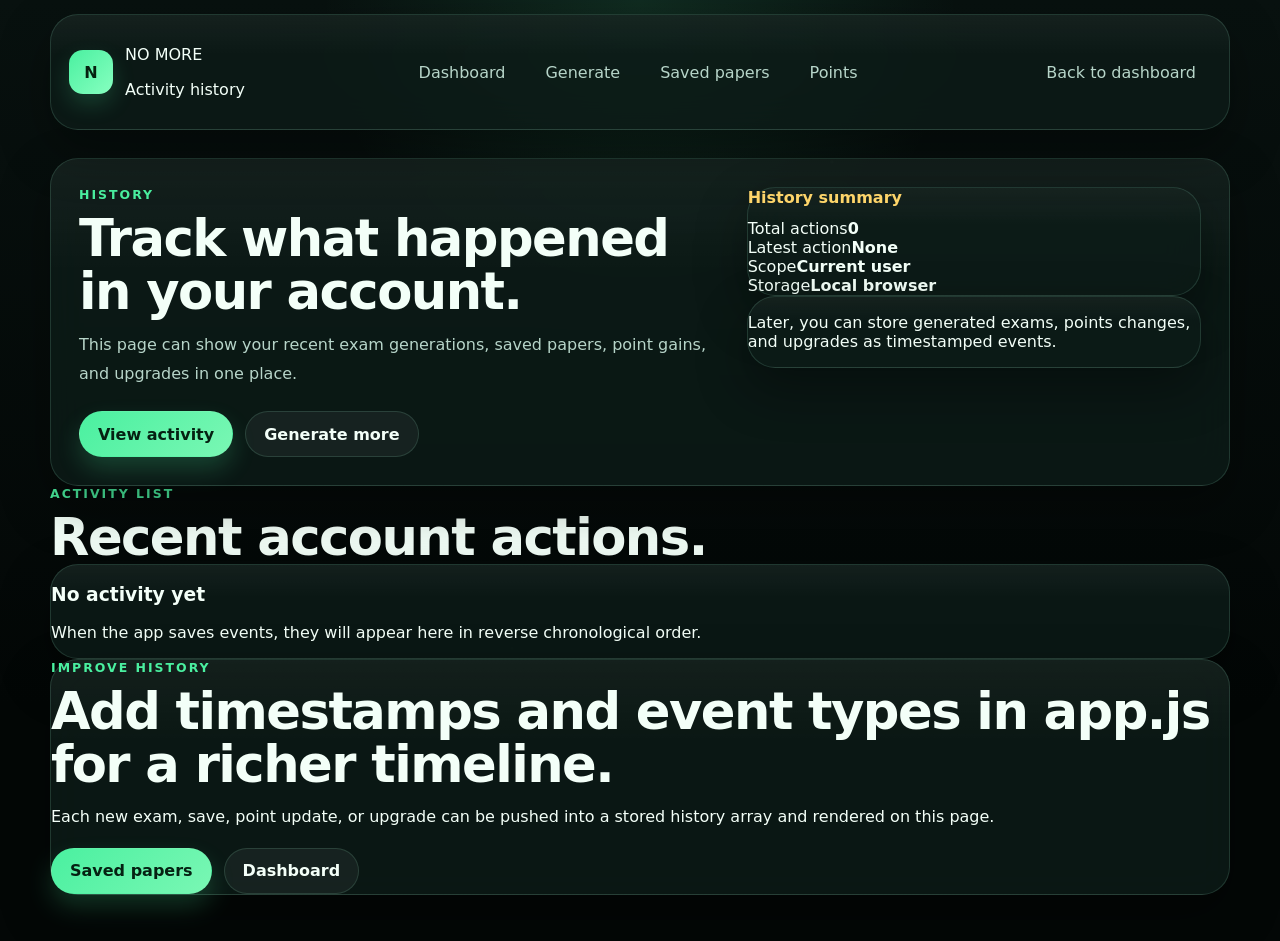
<file: tracking.html>
<!DOCTYPE html>
<html lang="en">
<head>
  <meta charset="UTF-8">
  <meta name="viewport" content="width=device-width, initial-scale=1.0">
  <title>Activity Tracking | NO MORE</title>
  <meta name="description" content="View activity history and recent actions in the NO MORE platform.">
  <link rel="stylesheet" href="style.css">
</head>
<body>
  <div class="page-bg"></div>

  <header class="site-header">
    <div class="brand">
      <div class="brand-mark">N</div>
      <div>
        <p class="brand-name">NO MORE</p>
        <p class="brand-tag">Activity history</p>
      </div>
    </div>

    <nav class="top-nav" aria-label="Primary">
      <a href="dashboard.html">Dashboard</a>
      <a href="generate.html">Generate</a>
      <a href="saved.html">Saved papers</a>
      <a href="points.html">Points</a>
    </nav>

    <div class="header-actions">
      <a class="nav-link" href="dashboard.html">Back to dashboard</a>
    </div>
  </header>

  <main class="container landing">
    <section class="hero panel">
      <div class="hero-copy">
        <p class="eyebrow">History</p>
        <h1>Track what happened in your account.</h1>
        <p class="lead">
          This page can show your recent exam generations, saved papers, point gains, and upgrades in one place.
        </p>

        <div class="hero-actions">
          <a class="btn btn-primary" href="#activityList">View activity</a>
          <a class="btn btn-secondary" href="generate.html">Generate more</a>
        </div>
      </div>

      <div class="hero-card">
        <div class="mini-preview">
          <p class="mini-title">History summary</p>
          <div class="mini-row"><span>Total actions</span><strong data-activity-count>0</strong></div>
          <div class="mini-row"><span>Latest action</span><strong data-last-action>None</strong></div>
          <div class="mini-row"><span>Scope</span><strong>Current user</strong></div>
          <div class="mini-row"><span>Storage</span><strong>Local browser</strong></div>
        </div>

        <div class="mini-panel">
          <p>Later, you can store generated exams, points changes, and upgrades as timestamped events.</p>
        </div>
      </div>
    </section>

    <section class="section-heading">
      <p class="eyebrow">Activity list</p>
      <h2>Recent account actions.</h2>
    </section>

    <section id="activityList" class="grid" style="gap: 14px;">
      <article class="panel feature-card">
        <h3>No activity yet</h3>
        <p>When the app saves events, they will appear here in reverse chronological order.</p>
      </article>
    </section>

    <section class="panel cta-banner">
      <div>
        <p class="eyebrow">Improve history</p>
        <h2>Add timestamps and event types in app.js for a richer timeline.</h2>
        <p>
          Each new exam, save, point update, or upgrade can be pushed into a stored history array and rendered on this page.
        </p>
      </div>
      <div class="cta-actions">
        <a class="btn btn-primary" href="saved.html">Saved papers</a>
        <a class="btn btn-secondary" href="dashboard.html">Dashboard</a>
      </div>
    </section>
  </main>
</body>
</html>
</file>
<file: style.css>
:root {
  --accent: #4af0a0;
  --accent-2: #17bf64;
  --bg: #08110f;
  --panel: rgba(13, 27, 24, 0.82);
  --border: rgba(164, 255, 217, 0.14);
  --text: #f3fff8;
  --muted: #b7d5c9;
  --mystery: #ffd66b;
  --shadow: 0 20px 50px rgba(0, 0, 0, 0.35);
  --radius-xl: 28px;
  --radius-lg: 22px;
  --radius-md: 16px;
  --max-width: 1180px;
}

* {
  box-sizing: border-box;
}

html {
  scroll-behavior: smooth;
}

body {
  margin: 0;
  min-height: 100vh;
  font-family: Inter, system-ui, sans-serif;
  color: var(--text);
  background:
    radial-gradient(circle at top, rgba(74, 240, 160, 0.12), transparent 28%),
    linear-gradient(180deg, var(--bg), #030706 75%);
  overflow-x: hidden;
}

body::before {
  content: "";
  position: fixed;
  inset: 0;
  pointer-events: none;
  background:
    radial-gradient(circle at 15% 20%, rgba(255,255,255,0.45) 0 1px, transparent 2px),
    radial-gradient(circle at 65% 18%, rgba(255,255,255,0.35) 0 1px, transparent 2px),
    radial-gradient(circle at 85% 45%, rgba(255,255,255,0.28) 0 1px, transparent 2px),
    radial-gradient(circle at 40% 72%, rgba(255,255,255,0.3) 0 1px, transparent 2px),
    radial-gradient(circle at 10% 85%, rgba(255,255,255,0.22) 0 1px, transparent 2px);
  opacity: 0.35;
}

a {
  color: inherit;
  text-decoration: none;
}

button,
input,
select,
textarea {
  font: inherit;
}

.container {
  width: min(100% - 28px, var(--max-width));
  margin: 0 auto;
}

.site-header,
.panel,
.study-card,
.quest-card,
.note-card,
.feature-card,
.mini-preview,
.mini-panel {
  background: linear-gradient(180deg, rgba(255,255,255,0.04), transparent 35%), var(--panel);
  border: 1px solid var(--border);
  border-radius: var(--radius-xl);
  box-shadow: var(--shadow);
  backdrop-filter: blur(18px);
}

.site-header {
  width: min(100% - 20px, var(--max-width));
  margin: 14px auto 0;
  padding: 14px 18px;
  display: flex;
  justify-content: space-between;
  align-items: center;
  gap: 14px;
  position: sticky;
  top: 12px;
  z-index: 50;
}

.brand {
  display: flex;
  align-items: center;
  gap: 12px;
}

.brand-mark {
  width: 44px;
  height: 44px;
  border-radius: 14px;
  display: grid;
  place-items: center;
  font-weight: 900;
  color: #062110;
  background: linear-gradient(135deg, var(--accent), #87ffc0);
  box-shadow: 0 10px 22px rgba(74, 240, 160, 0.18);
}

.brand-mark:hover {
  animation: pop 180ms ease-out;
}

.top-nav,
.footer-links {
  display: flex;
  flex-wrap: wrap;
  gap: 10px;
}

.top-nav a,
.nav-link,
.footer-links a {
  padding: 10px 14px;
  border-radius: 999px;
  color: var(--muted);
  transition: transform 140ms ease, background 140ms ease, color 140ms ease, border-color 140ms ease;
  border: 1px solid transparent;
}

.top-nav a:hover,
.nav-link:hover,
.footer-links a:hover {
  color: var(--text);
  background: rgba(255,255,255,0.05);
  border-color: var(--border);
  transform: translateY(-2px) scale(1.02);
}

.landing {
  padding: 28px 0 46px;
}

.hero {
  display: grid;
  grid-template-columns: 1.35fr 0.95fr;
  gap: 22px;
  padding: 28px;
  align-items: stretch;
}

.hero-copy h1,
.section-heading h2,
.cta-banner h2 {
  margin: 10px 0 0;
  font-size: clamp(2rem, 4vw, 3.45rem);
  line-height: 1.03;
  letter-spacing: -0.03em;
}

.eyebrow {
  margin: 0;
  color: var(--accent);
  letter-spacing: 0.16em;
  text-transform: uppercase;
  font-size: 0.78rem;
  font-weight: 800;
}

.lead {
  margin: 14px 0 0;
  color: var(--muted);
  line-height: 1.8;
  max-width: 64ch;
}

.hero-actions,
.cta-actions {
  display: flex;
  flex-wrap: wrap;
  gap: 12px;
  margin-top: 22px;
}

.btn {
  position: relative;
  display: inline-flex;
  align-items: center;
  justify-content: center;
  gap: 10px;
  min-height: 46px;
  padding: 0 18px;
  border: 1px solid transparent;
  border-radius: 999px;
  font-weight: 800;
  cursor: pointer;
  overflow: hidden;
  transition: transform 130ms ease, box-shadow 130ms ease, background 130ms ease, border-color 130ms ease;
}

.btn:hover {
  transform: translateY(-3px) scale(1.02);
}

.btn:active {
  transform: translateY(1px) scale(0.98);
}

.btn-primary {
  color: #052112;
  background: linear-gradient(135deg, var(--accent), #7af7b4);
  box-shadow: 0 12px 24px rgba(74, 240, 160, 0.2);
}

.btn-secondary {
  color: var(--text);
  background: rgba(255,255,255,0.05);
  border-color: var(--border);
}

.btn-outline {
  color: var(--text);
  background: transparent;
  border-color: rgba(164, 255, 217, 0.2);
}

.btn-primary:hover {
  box-shadow: 0 16px 30px rgba(74, 240, 160, 0.28);
  animation: pop 180ms ease-out;
}

.hero-stats {
  display: grid;
  grid-template-columns: repeat(3, minmax(0, 1fr));
  gap: 12px;
  margin-top: 24px;
}

.hero-stats > div {
  padding: 14px;
  border-radius: var(--radius-md);
  border: 1px solid var(--border);
  background: rgba(255,255,255,0.03);
  transition: transform 140ms ease, border-color 140ms ease;
}

.hero-stats > div:hover {
  transform: translateY(-3px);
  border-color: rgba(74, 240, 160, 0.25);
}

.mini-title {
  margin: 0 0 12px;
  color: var(--mystery);
  font-weight: 800;
}

.progress-track {
  width: 100%;
  height: 12px;
  border-radius: 999px;
  overflow: hidden;
  background: rgba(255,255,255,0.06);
  border: 1px solid var(--border);
}

.progress-fill {
  height: 100%;
  width: var(--progress, 0%);
  border-radius: inherit;
  background: linear-gradient(90deg, var(--accent), var(--mystery));
  box-shadow: 0 0 16px rgba(74, 240, 160, 0.28);
  animation: progressQuick 900ms ease-out;
}

.study-badge {
  display: inline-flex;
  align-items: center;
  gap: 8px;
  padding: 8px 12px;
  border-radius: 999px;
  background: rgba(74, 240, 160, 0.12);
  border: 1px solid rgba(74, 240, 160, 0.18);
  color: #9cf7c0;
  font-weight: 800;
}

.study-badge::before {
  content: "★";
  color: var(--mystery);
}

.feature-card,
.study-card,
.quest-card,
.note-card,
.mini-preview,
.mini-panel {
  transition: transform 150ms ease, border-color 150ms ease, box-shadow 150ms ease;
}

.feature-card:hover,
.study-card:hover,
.quest-card:hover,
.note-card:hover,
.mini-preview:hover,
.mini-panel:hover {
  transform: translateY(-4px) scale(1.01);
  border-color: rgba(74, 240, 160, 0.24);
  box-shadow: 0 18px 36px rgba(0,0,0,0.28);
}

.flash {
  animation: flashFast 700ms ease-in-out infinite;
}

.moving-stars::after {
  content: "";
  position: absolute;
  inset: -2px;
  border-radius: inherit;
  background:
    radial-gradient(circle at 18% 24%, rgba(255,255,255,0.55) 0 1px, transparent 2px),
    radial-gradient(circle at 72% 18%, rgba(255,255,255,0.42) 0 1px, transparent 2px),
    radial-gradient(circle at 88% 70%, rgba(255,255,255,0.35) 0 1px, transparent 2px);
  opacity: 0.35;
  pointer-events: none;
  animation: twinkleFast 2.2s linear infinite;
}

@keyframes pop {
  0% { transform: scale(1); }
  45% { transform: scale(1.08); }
  100% { transform: scale(1); }
}

@keyframes progressQuick {
  from { transform: scaleX(0.85); opacity: 0.7; }
  to { transform: scaleX(1); opacity: 1; }
}

@keyframes flashFast {
  0%, 100% { opacity: 1; }
  50% { opacity: 0.65; }
}

@keyframes twinkleFast {
  0%, 100% { opacity: 0.25; }
  50% { opacity: 0.6; }
}

@media (max-width: 1024px) {
  .hero,
  .auth-layout,
  .cta-banner {
    grid-template-columns: 1fr;
    display: grid;
  }

  .cards-3 {
    grid-template-columns: repeat(2, minmax(0, 1fr));
  }

  .site-header {
    flex-wrap: wrap;
    justify-content: center;
  }
}

@media (max-width: 720px) {
  .cards-3,
  .hero-stats {
    grid-template-columns: 1fr;
  }

  .hero,
  .auth-panel,
  .auth-side,
  .feature-card,
  .cta-banner {
    padding: 20px;
  }
}

@media (prefers-reduced-motion: reduce) {
  *,
  *::before,
  *::after {
    animation-duration: 0.01ms !important;
    animation-iteration-count: 1 !important;
    transition-duration: 0.01ms !important;
  }
}
</file>
